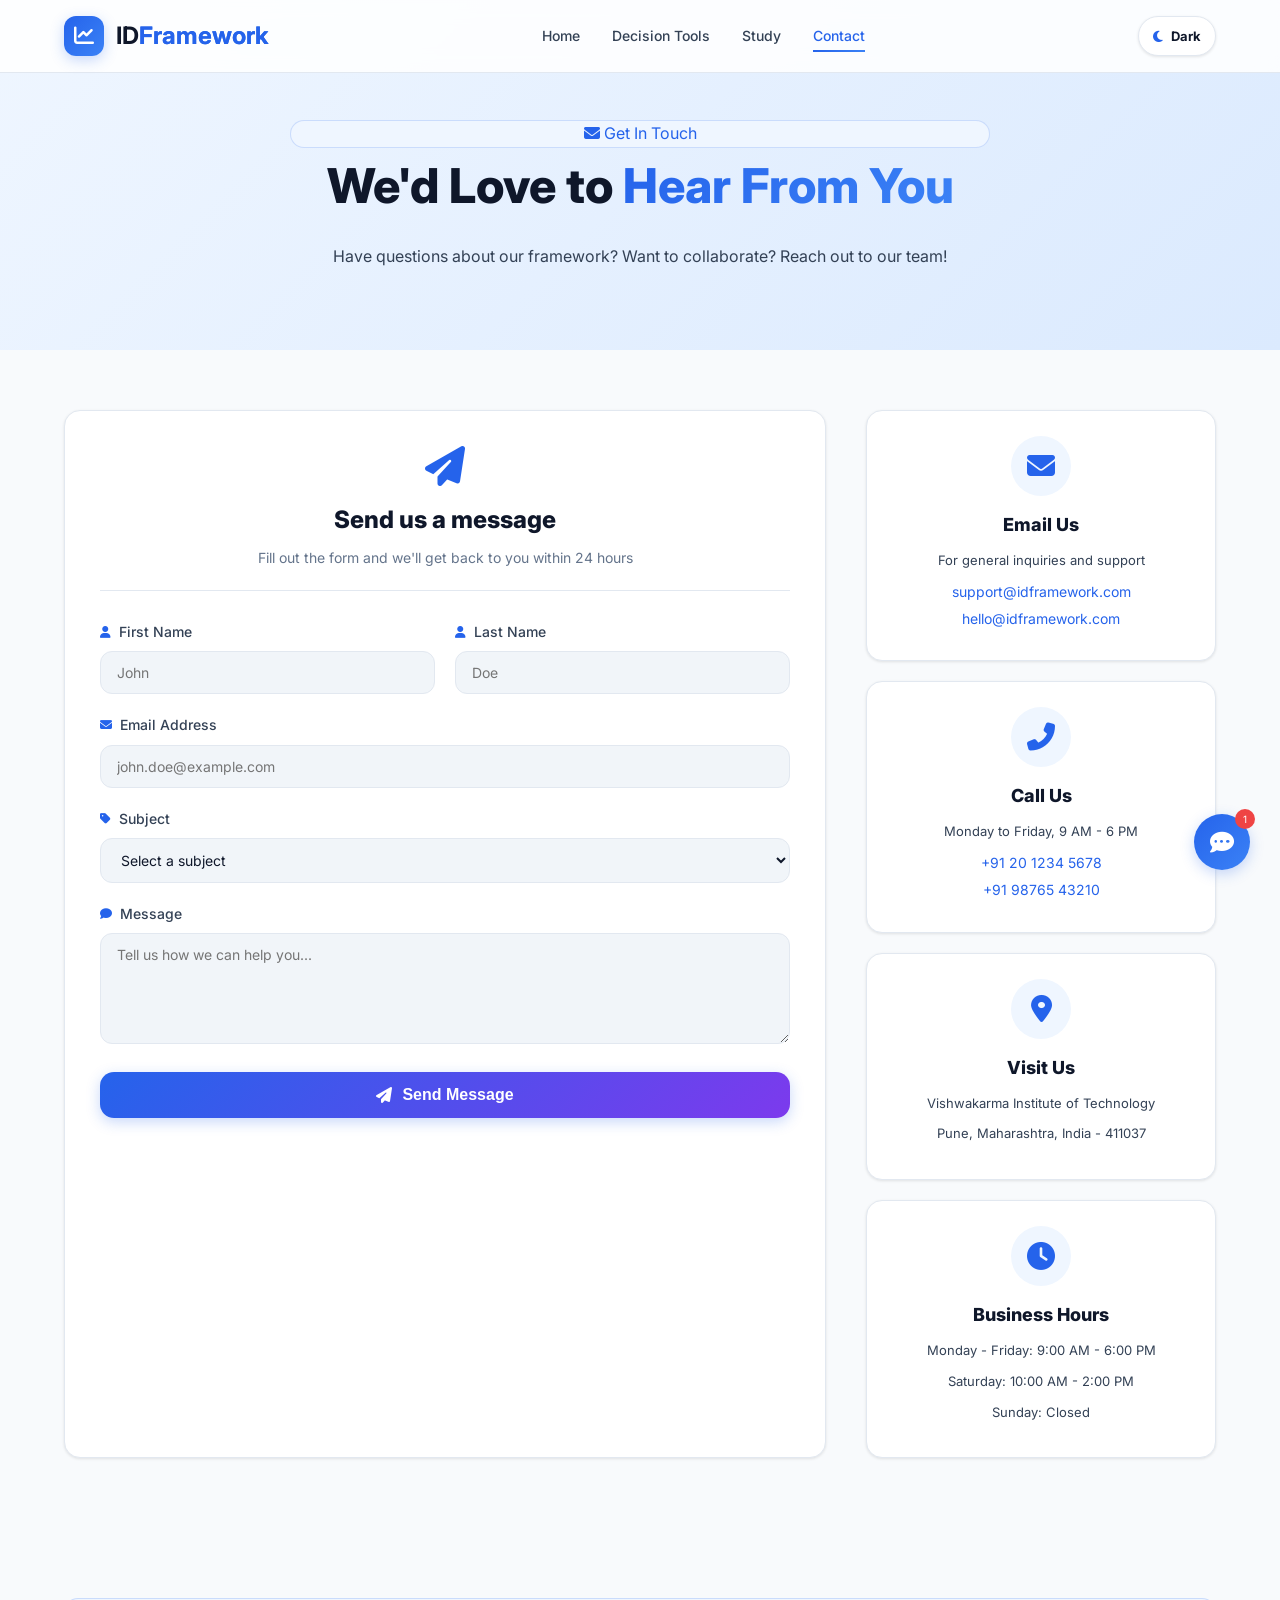
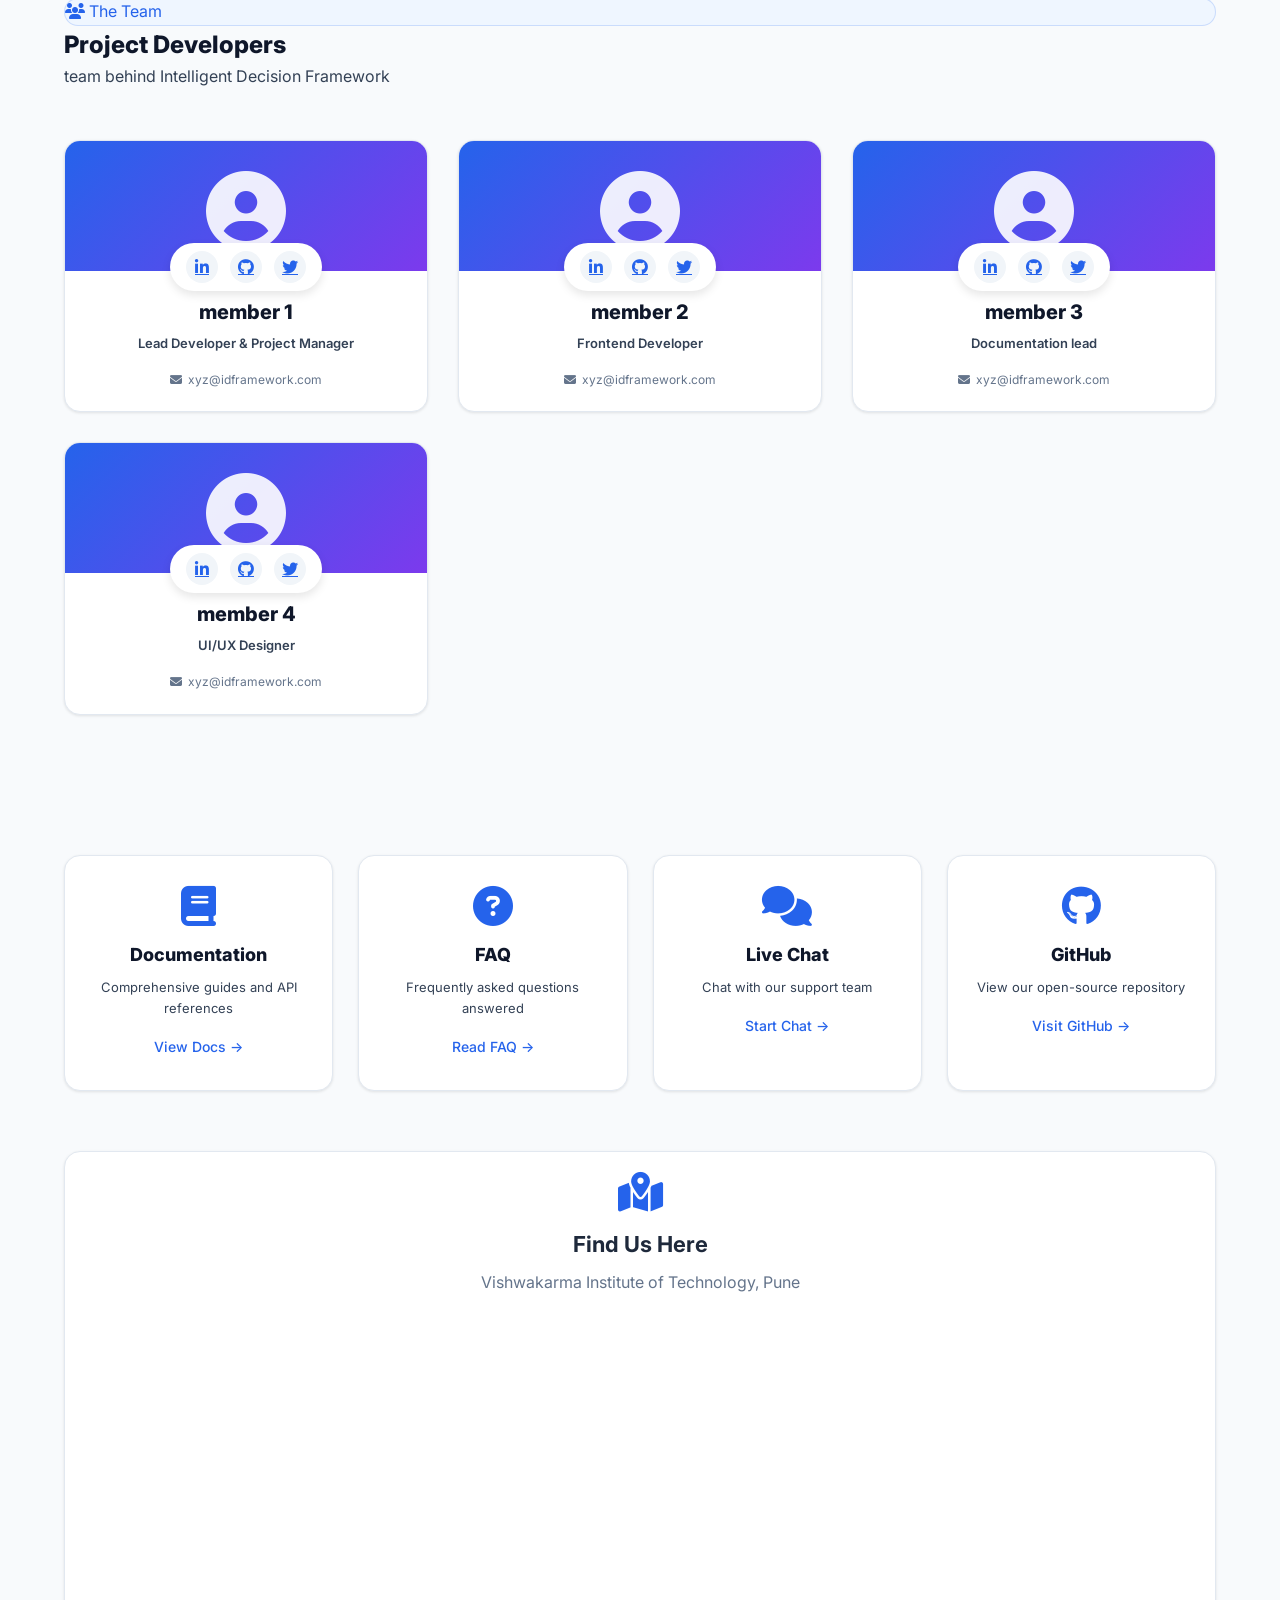
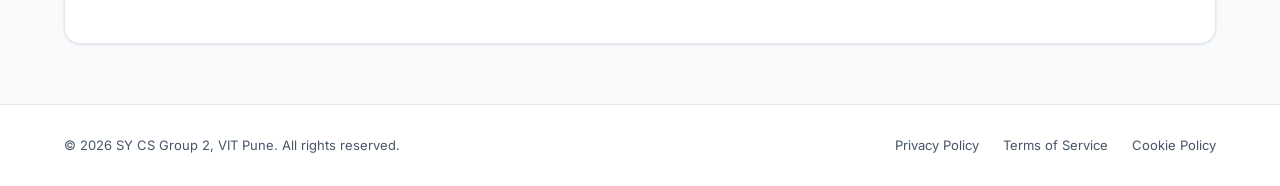
<file: testing_files/contact.html>
<!DOCTYPE html>
<html lang="en">
<head>
    <meta charset="UTF-8">
    <meta name="viewport" content="width=device-width, initial-scale=1.0">
    <meta name="description" content="Contact our team - Get in touch with the Intelligent Decision Framework developers">
    <title>Contact Us - Intelligent Decision Framework</title>
    <link rel="preconnect" href="https://fonts.googleapis.com">
    <link rel="preconnect" href="https://fonts.gstatic.com" crossorigin>
    <link href="https://fonts.googleapis.com/css2?family=Inter:opsz,wght@14..32,300;14..32,400;14..32,500;14..32,600;14..32,700;14..32,800&display=swap" rel="stylesheet">
    <link rel="stylesheet" href="https://cdnjs.cloudflare.com/ajax/libs/font-awesome/6.5.1/css/all.min.css">
    <link rel="stylesheet" href="styles.css">
</head>
<body class="contact-page">
    
    <!-- HEADER -->
    <header class="header">
        <div class="container">
            <div class="logo">
                <div class="logo-icon">
                    <i class="fas fa-chart-line"></i>
                </div>
                <h1>ID<span>Framework</span></h1>
            </div>
            <nav class="navbar">
                <ul>
                    <li><a href="index.html">Home</a></li>
                    <li><a href="decision-tools.html">Decision Tools</a></li>
                    <li><a href="study.html">Study</a></li>
                    <li><a href="contact.html" class="active">Contact</a></li>
                </ul>
            </nav>
            <div class="mobile-menu-btn">
                <i class="fas fa-bars"></i>
            </div>
        </div>
    </header>

    <!-- PAGE HEADER -->
    <section class="contact-hero">
        <div class="container">
            <div class="contact-hero-content">
                <div class="hero-badge-light">
                    <i class="fas fa-envelope"></i> Get In Touch
                </div>
                <h1>We'd Love to <span class="gradient-text-light">Hear From You</span></h1>
                <p class="hero-description-light">Have questions about our framework? Want to collaborate? Reach out to our team!</p>
            </div>
        </div>
    </section>

    <!-- CONTACT GRID - FORM + INFO -->
    <section class="contact-main">
        <div class="container">
            <div class="contact-grid">
                
                <!-- Contact Form -->
                <div class="contact-form-wrapper">
                    <div class="form-header">
                        <i class="fas fa-paper-plane"></i>
                        <h2>Send us a message</h2>
                        <p>Fill out the form and we'll get back to you within 24 hours</p>
                    </div>
                    
                    <form class="contact-form" id="contactForm" action="#" method="post">
                        <div class="form-row">
                            <div class="form-group">
                                <label for="firstName">
                                    <i class="fas fa-user"></i> First Name
                                </label>
                                <input type="text" id="firstName" name="firstName" placeholder="John" required>
                            </div>
                            <div class="form-group">
                                <label for="lastName">
                                    <i class="fas fa-user"></i> Last Name
                                </label>
                                <input type="text" id="lastName" name="lastName" placeholder="Doe" required>
                            </div>
                        </div>
                        
                        <div class="form-group">
                            <label for="email">
                                <i class="fas fa-envelope"></i> Email Address
                            </label>
                            <input type="email" id="email" name="email" placeholder="john.doe@example.com" required>
                        </div>
                        
                        <div class="form-group">
                            <label for="subject">
                                <i class="fas fa-tag"></i> Subject
                            </label>
                            <select id="subject" name="subject" required>
                                <option value="">Select a subject</option>
                                <option value="general">General Inquiry</option>
                                <option value="support">Technical Support</option>
                                <option value="collaboration">Collaboration / Partnership</option>
                                <option value="feedback">Feedback</option>
                                <option value="demo">Request a Demo</option>
                            </select>
                        </div>
                        
                        <div class="form-group">
                            <label for="message">
                                <i class="fas fa-comment"></i> Message
                            </label>
                            <textarea id="message" name="message" rows="5" placeholder="Tell us how we can help you..." required></textarea>
                        </div>
                        
                        <button type="submit" class="btn-submit">
                            <i class="fas fa-paper-plane"></i>
                            Send Message
                            <span class="btn-glow"></span>
                        </button>
                    </form>
                </div>

                <!-- Contact Info Cards -->
                <div class="contact-info-wrapper">
                    <div class="info-card">
                        <div class="info-icon">
                            <i class="fas fa-envelope"></i>
                        </div>
                        <h3>Email Us</h3>
                        <p>For general inquiries and support</p>
                        <a href="mailto:support@idframework.com">support@idframework.com</a>
                        <a href="mailto:hello@idframework.com">hello@idframework.com</a>
                    </div>

                    <div class="info-card">
                        <div class="info-icon">
                            <i class="fas fa-phone-alt"></i>
                        </div>
                        <h3>Call Us</h3>
                        <p>Monday to Friday, 9 AM - 6 PM</p>
                        <a href="tel:+912012345678">+91 20 1234 5678</a>
                        <a href="tel:+919876543210">+91 98765 43210</a>
                    </div>

                    <div class="info-card">
                        <div class="info-icon">
                            <i class="fas fa-map-marker-alt"></i>
                        </div>
                        <h3>Visit Us</h3>
                        <p>Vishwakarma Institute of Technology</p>
                        <p>Pune, Maharashtra, India - 411037</p>
                    </div>

                    <div class="info-card">
                        <div class="info-icon">
                            <i class="fas fa-clock"></i>
                        </div>
                        <h3>Business Hours</h3>
                        <p>Monday - Friday: 9:00 AM - 6:00 PM</p>
                        <p>Saturday: 10:00 AM - 2:00 PM</p>
                        <p>Sunday: Closed</p>
                    </div>
                </div>
            </div>
        </div>
    </section>

    <!-- TEAM MEMBERS SECTION -->
    <section class="team-section">
        <div class="container">
            <div class="section-heading-light">
                <div class="section-eyebrow-light">
                    <i class="fas fa-users"></i> The Team
                </div>
                <h2>Project Developers</h2>
                <p> team behind Intelligent Decision Framework</p>
            </div>

            <div class="team-grid">
                <!-- Team Member 1 -->
                <div class="team-card">
                    <div class="team-image">
                        <div class="team-avatar">
                            <i class="fas fa-user-circle"></i>
                        </div>
                        <div class="team-social">
                            <a href="#"><i class="fab fa-linkedin-in"></i></a>
                            <a href="#"><i class="fab fa-github"></i></a>
                            <a href="#"><i class="fab fa-twitter"></i></a>
                        </div>
                    </div>
                    <div class="team-info">
                        <h3>member 1</h3>
                        <p class="team-role">Lead Developer & Project Manager</p>
                        <div class="team-contact">
                            <a href="mailto:xyz@idframework.com"><i class="fas fa-envelope"></i> xyz@idframework.com</a>
                        </div>
                    </div>
                </div>

                <!-- Team Member 2 -->
                <div class="team-card">
                    <div class="team-image">
                        <div class="team-avatar">
                            <i class="fas fa-user-circle"></i>
                        </div>
                        <div class="team-social">
                            <a href="#"><i class="fab fa-linkedin-in"></i></a>
                            <a href="#"><i class="fab fa-github"></i></a>
                            <a href="#"><i class="fab fa-twitter"></i></a>
                        </div>
                    </div>
                    <div class="team-info">
                        <h3>member 2</h3>
                        <p class="team-role">Frontend Developer</p>
                        <div class="team-contact">
                            <a href="mailto:xyz@idframework.com"><i class="fas fa-envelope"></i>xyz@idframework.com</a>
                        </div>
                    </div>
                </div>

                <!-- Team Member 3 -->
                <div class="team-card">
                    <div class="team-image">
                        <div class="team-avatar">
                            <i class="fas fa-user-circle"></i>
                        </div>
                        <div class="team-social">
                            <a href="#"><i class="fab fa-linkedin-in"></i></a>
                            <a href="#"><i class="fab fa-github"></i></a>
                            <a href="#"><i class="fab fa-twitter"></i></a>
                        </div>
                    </div>
                    <div class="team-info">
                        <h3>member 3</h3>
                        <p class="team-role">Documentation lead</p>
                        <div class="team-contact">
                            <a href="mailto:xyz@idframework.com"><i class="fas fa-envelope"></i>xyz@idframework.com</a>
                        </div>
                    </div>
                </div>

                <!-- Team Member 4 -->
                <div class="team-card">
                    <div class="team-image">
                        <div class="team-avatar">
                            <i class="fas fa-user-circle"></i>
                        </div>
                        <div class="team-social">
                            <a href="#"><i class="fab fa-linkedin-in"></i></a>
                            <a href="#"><i class="fab fa-github"></i></a>
                            <a href="#"><i class="fab fa-twitter"></i></a>
                        </div>
                    </div>
                    <div class="team-info">
                        <h3>member 4</h3>
                        <p class="team-role">UI/UX Designer</p>
                        <div class="team-contact">
                            <a href="mailto:xyz@idframework.com"><i class="fas fa-envelope"></i> xyz@idframework.com</a>
                        </div>
                    </div>
                </div>
            </div>
        </div>
    </section>

    <!-- SUPPORT & RESOURCES SECTION -->
    <section class="support-section">
        <div class="container">
            <div class="support-grid">
                <div class="support-card">
                    <i class="fas fa-book"></i>
                    <h3>Documentation</h3>
                    <p>Comprehensive guides and API references</p>
                    <a href="#">View Docs →</a>
                </div>
                <div class="support-card">
                    <i class="fas fa-question-circle"></i>
                    <h3>FAQ</h3>
                    <p>Frequently asked questions answered</p>
                    <a href="#">Read FAQ →</a>
                </div>
                <div class="support-card">
                    <i class="fas fa-comments"></i>
                    <h3>Live Chat</h3>
                    <p>Chat with our support team</p>
                    <a href="#">Start Chat →</a>
                </div>
                <div class="support-card">
                    <i class="fab fa-github"></i>
                    <h3>GitHub</h3>
                    <p>View our open-source repository</p>
                    <a href="#">Visit GitHub →</a>
                </div>
            </div>
        </div>
    </section>

    <!-- MAP SECTION -->
    <section class="map-section">
        <div class="container">
            <div class="map-card">
                <div class="map-content">
                    <i class="fas fa-map-marked-alt"></i>
                    <h3>Find Us Here</h3>
                    <p>Vishwakarma Institute of Technology, Pune</p>
                    <div class="map-placeholder">
                        <iframe 
                            src="https://www.google.com/maps/embed?pb=!1m18!1m12!1m3!1d3783.203271799785!2d73.857564!3d18.520681!2m3!1f0!2f0!3f0!3m2!1i1024!2i768!4f13.1!3m3!1m2!1s0x3bc2c070e8a7b7b7%3A0x7e8e8e8e8e8e8e8e!2sVishwakarma%20Institute%20of%20Technology!5e0!3m2!1sen!2sin!4v1699999999999!5m2!1sen!2sin" 
                            width="100%" 
                            height="300" 
                            style="border:0; border-radius: 16px;" 
                            allowfullscreen="" 
                            loading="lazy">
                        </iframe>
                    </div>
                </div>
            </div>
        </div>
    </section>

    <!-- FOOTER -->
    <footer class="footer-light">
        <div class="container">
            <div class="footer-bottom-light">
                <p>© 2026 SY CS Group 2, VIT Pune. All rights reserved.</p>
                <div class="footer-links-light">
                    <a href="#">Privacy Policy</a>
                    <a href="#">Terms of Service</a>
                    <a href="#">Cookie Policy</a>
                </div>
            </div>
        </div>
    </footer>

    <!-- Chat Assistant -->
    <div class="chat-assistant">
        <div class="chat-toggle">
            <i class="fas fa-comment-dots"></i>
            <span class="notification-badge">1</span>
        </div>
        <div class="chat-container">
            <div class="chat-header">
                <i class="fas fa-robot"></i>
                <h4>ID Assistant</h4>
                <i class="fas fa-times chat-close"></i>
            </div>
            <div class="chat-messages">
                <div class="message bot">
                    <div class="message-content">
                        Welcome! 👋 Need help? You can reach our team at support@idframework.com or call us at +91 20 1234 5678!
                    </div>
                </div>
            </div>
            <div class="chat-input">
                <input type="text" placeholder="Ask me anything...">
                <button><i class="fas fa-paper-plane"></i></button>
            </div>
        </div>
    </div>

    <script src="script.js"></script>
    <script>
        // Form submission handler
        document.getElementById('contactForm')?.addEventListener('submit', function(e) {
            e.preventDefault();
            alert('Thank you for your message! Our team will get back to you within 24 hours.');
            this.reset();
        });
    </script>
</body>
</html>
</file>
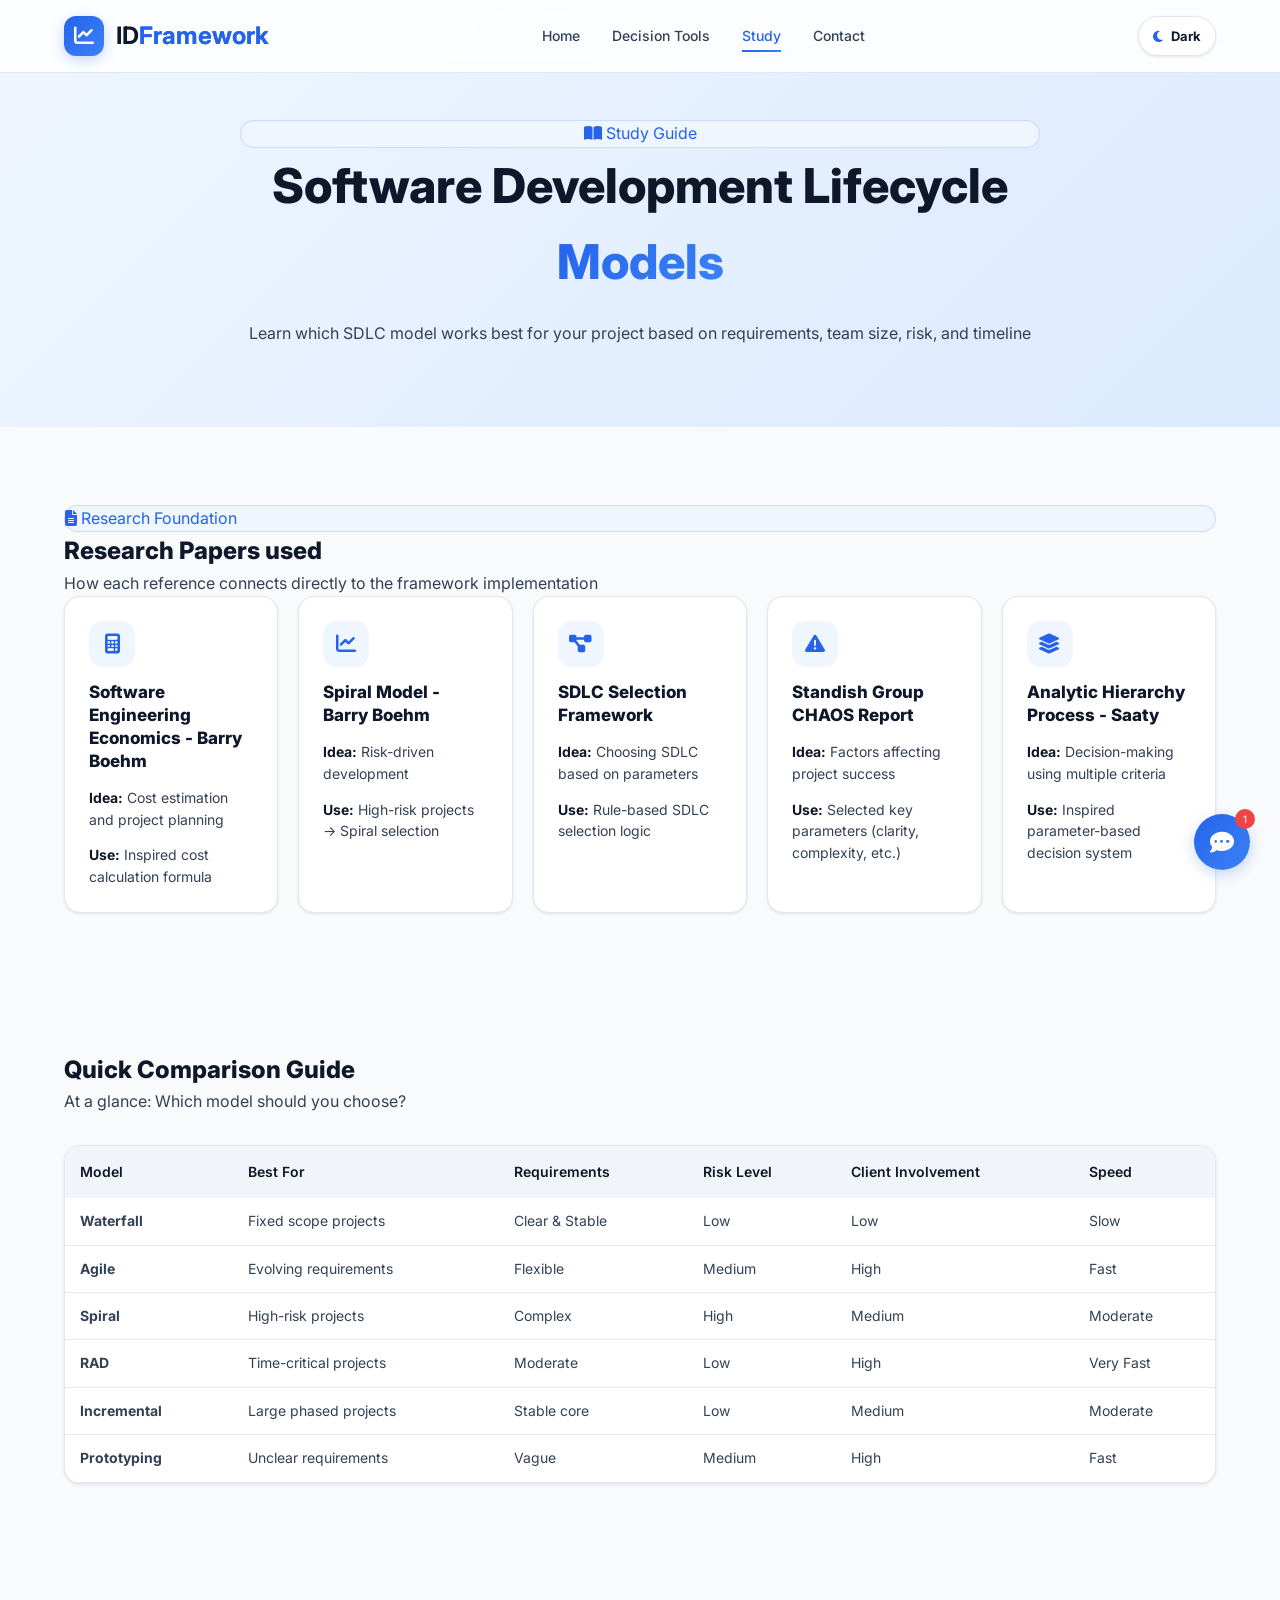
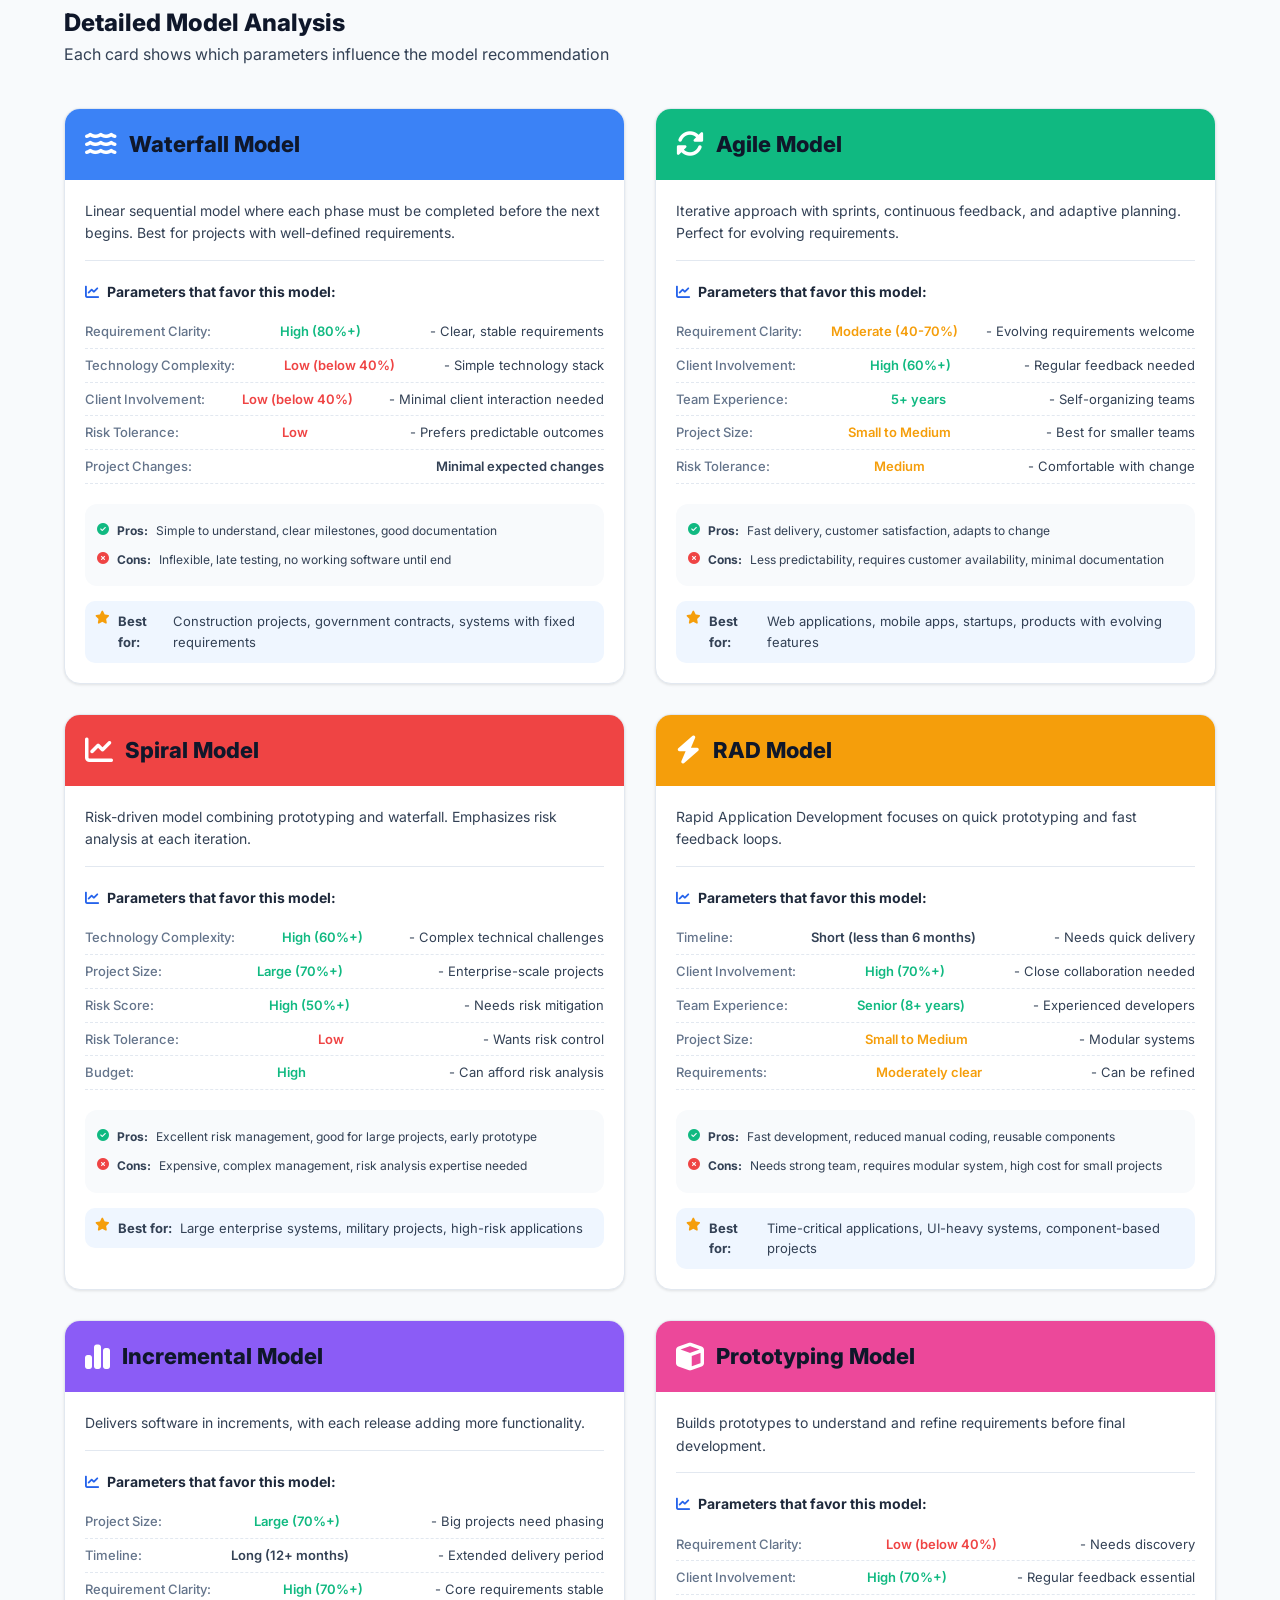
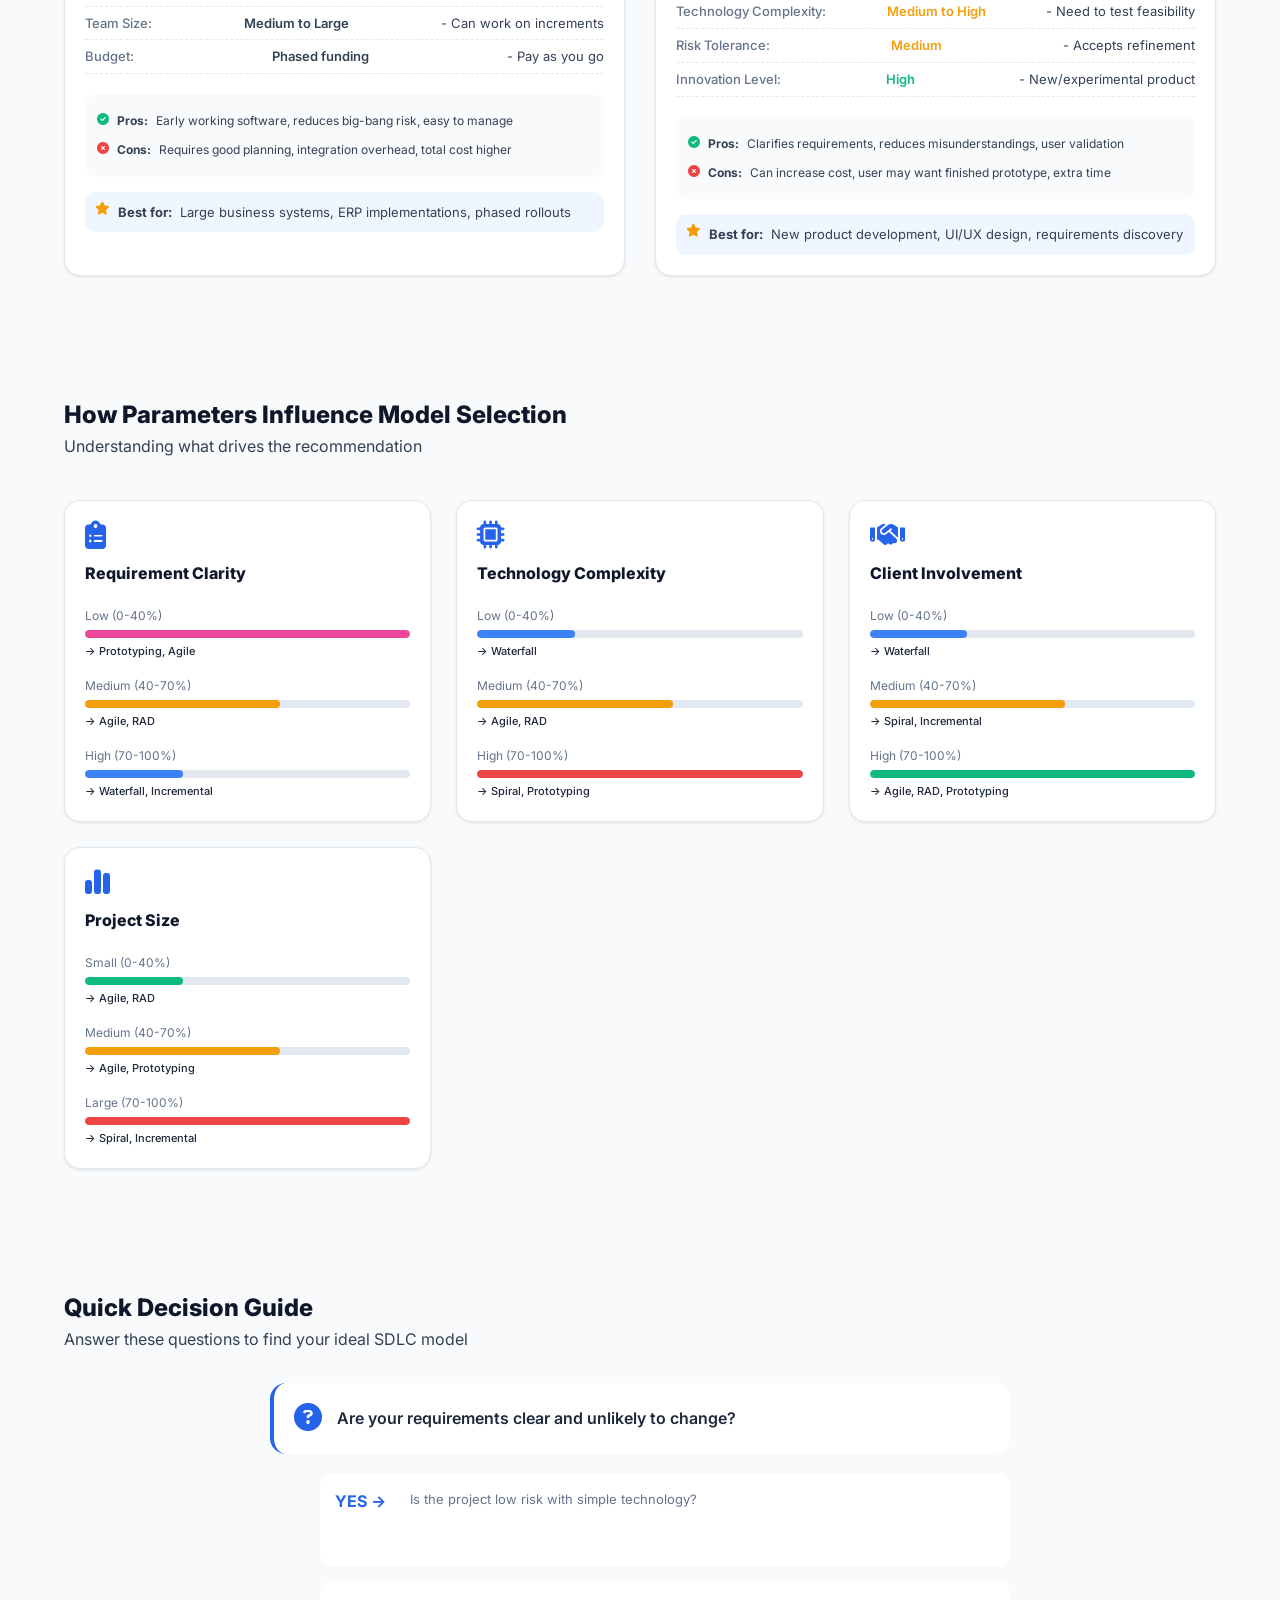
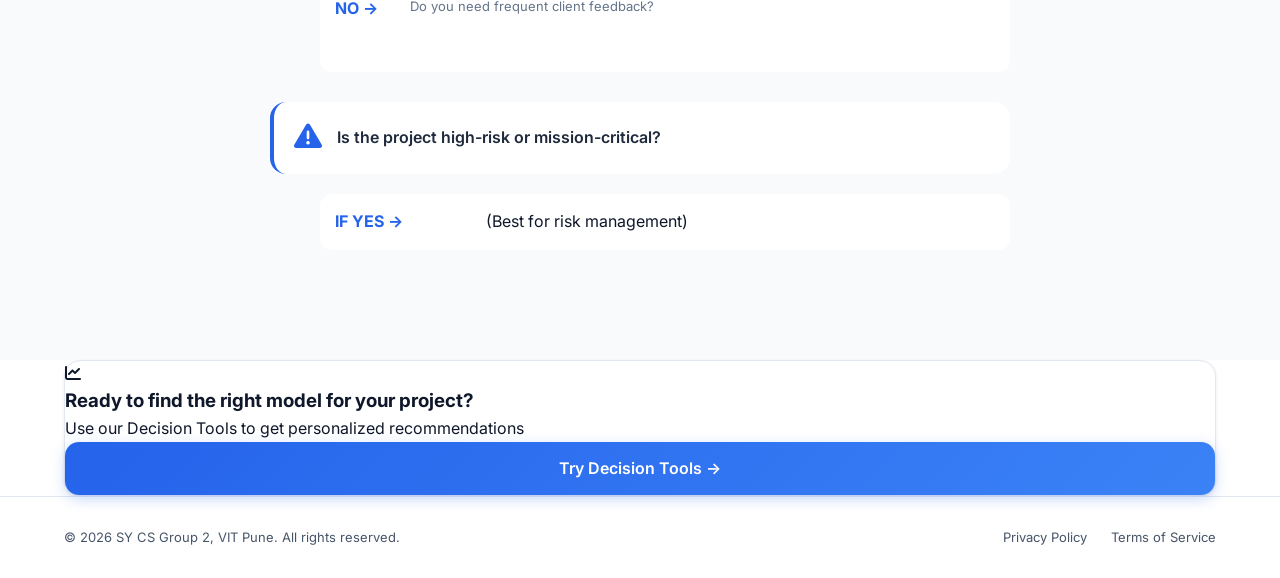
<file: testing_files/study.html>
<!DOCTYPE html>
<html lang="en">
<head>
    <meta charset="UTF-8">
    <meta name="viewport" content="width=device-width, initial-scale=1.0">
    <meta name="description" content="Study SDLC models - Understand which model works best for your project parameters">
    <title>Study - SDLC Models | Intelligent Decision Framework</title>
    <link rel="preconnect" href="https://fonts.googleapis.com">
    <link rel="preconnect" href="https://fonts.gstatic.com" crossorigin>
    <link href="https://fonts.googleapis.com/css2?family=Inter:opsz,wght@14..32,300;14..32,400;14..32,500;14..32,600;14..32,700;14..32,800&display=swap" rel="stylesheet">
    <link rel="stylesheet" href="https://cdnjs.cloudflare.com/ajax/libs/font-awesome/6.5.1/css/all.min.css">
    <link rel="stylesheet" href="styles.css">
</head>
<body class="study-page">
    
    <!-- HEADER -->
    <header class="header">
        <div class="container">
            <div class="logo">
                <div class="logo-icon">
                    <i class="fas fa-chart-line"></i>
                </div>
                <h1>ID<span>Framework</span></h1>
            </div>
            <nav class="navbar">
                <ul>
                    <li><a href="index.html">Home</a></li>
                    <li><a href="decision-tools.html">Decision Tools</a></li>
                    <li><a href="study.html" class="active">Study</a></li>
                    <li><a href="contact.html">Contact</a></li>
                </ul>
            </nav>
            <div class="mobile-menu-btn">
                <i class="fas fa-bars"></i>
            </div>
        </div>
    </header>

    <!-- PAGE HEADER -->
    <section class="study-hero">
        <div class="container">
            <div class="study-hero-content">
                <div class="hero-badge-light">
                    <i class="fas fa-book-open"></i> Study Guide
                </div>
                <h1>Software Development Lifecycle <span class="gradient-text-light">Models</span></h1>
                <p class="hero-description-light">Learn which SDLC model works best for your project based on requirements, team size, risk, and timeline</p>
            </div>
        </div>
    </section>

    <!-- RESEARCH PAPERS & IMPLEMENTATION -->
    <section class="research-implementation-section">
        <div class="container">
            <div class="section-heading-light">
                <div class="section-eyebrow-light">
                    <i class="fas fa-file-lines"></i> Research Foundation
                </div>
                <h2>Research Papers used</h2>
                <p>How each reference connects directly to the framework implementation</p>
            </div>

            <div class="research-card-grid">
                <article class="research-card">
                    <div class="research-card__icon"><i class="fas fa-calculator"></i></div>
                    <h3>Software Engineering Economics - Barry Boehm</h3>
                    <p><strong>Idea:</strong> Cost estimation and project planning</p>
                    <p><strong>Use:</strong> Inspired cost calculation formula</p>
                </article>

                <article class="research-card">
                    <div class="research-card__icon"><i class="fas fa-chart-line"></i></div>
                    <h3>Spiral Model - Barry Boehm</h3>
                    <p><strong>Idea:</strong> Risk-driven development</p>
                    <p><strong>Use:</strong> High-risk projects &rarr; Spiral selection</p>
                </article>

                <article class="research-card">
                    <div class="research-card__icon"><i class="fas fa-diagram-project"></i></div>
                    <h3>SDLC Selection Framework</h3>
                    <p><strong>Idea:</strong> Choosing SDLC based on parameters</p>
                    <p><strong>Use:</strong> Rule-based SDLC selection logic</p>
                </article>

                <article class="research-card">
                    <div class="research-card__icon"><i class="fas fa-triangle-exclamation"></i></div>
                    <h3>Standish Group CHAOS Report</h3>
                    <p><strong>Idea:</strong> Factors affecting project success</p>
                    <p><strong>Use:</strong> Selected key parameters (clarity, complexity, etc.)</p>
                </article>

                <article class="research-card">
                    <div class="research-card__icon"><i class="fas fa-layer-group"></i></div>
                    <h3>Analytic Hierarchy Process - Saaty</h3>
                    <p><strong>Idea:</strong> Decision-making using multiple criteria</p>
                    <p><strong>Use:</strong> Inspired parameter-based decision system</p>
                </article>
            </div>
        </div>
    </section>

    <!-- QUICK COMPARISON TABLE -->
    <section class="comparison-section">
        <div class="container">
            <div class="section-heading-light">
                <h2>Quick Comparison Guide</h2>
                <p>At a glance: Which model should you choose?</p>
            </div>
            
            <div class="comparison-table-wrapper">
                <table class="comparison-table">
                    <thead>
                        <tr>
                            <th>Model</th>
                            <th>Best For</th>
                            <th>Requirements</th>
                            <th>Risk Level</th>
                            <th>Client Involvement</th>
                            <th>Speed</th>
                        </tr>
                    </thead>
                    <tbody>
                        <tr><td><strong>Waterfall</strong></td><td>Fixed scope projects</td><td>Clear & Stable</td><td>Low</td><td>Low</td><td>Slow</td></tr>
                        <tr><td><strong>Agile</strong></td><td>Evolving requirements</td><td>Flexible</td><td>Medium</td><td>High</td><td>Fast</td></tr>
                        <tr><td><strong>Spiral</strong></td><td>High-risk projects</td><td>Complex</td><td>High</td><td>Medium</td><td>Moderate</td></tr>
                        <tr><td><strong>RAD</strong></td><td>Time-critical projects</td><td>Moderate</td><td>Low</td><td>High</td><td>Very Fast</td></tr>
                        <tr><td><strong>Incremental</strong></td><td>Large phased projects</td><td>Stable core</td><td>Low</td><td>Medium</td><td>Moderate</td></tr>
                        <tr><td><strong>Prototyping</strong></td><td>Unclear requirements</td><td>Vague</td><td>Medium</td><td>High</td><td>Fast</td></tr>
                    </tbody>
                </table>
            </div>
        </div>
    </section>

    <!-- DETAILED SDLC CARDS -->
    <section class="sdlc-cards-section">
        <div class="container">
            <div class="section-heading-light">
                <h2>Detailed Model Analysis</h2>
                <p>Each card shows which parameters influence the model recommendation</p>
            </div>

            <div class="sdlc-cards-grid">
                
                <!-- Waterfall Card -->
                <div class="sdlc-card">
                    <div class="card-header-badge" style="background: #3b82f6;">
                        <i class="fas fa-water"></i>
                        <h3>Waterfall Model</h3>
                    </div>
                    <div class="card-body">
                        <p class="model-description">Linear sequential model where each phase must be completed before the next begins. Best for projects with well-defined requirements.</p>
                        
                        <div class="parameter-section">
                            <h4><i class="fas fa-chart-line"></i> Parameters that favor this model:</h4>
                            <ul class="parameter-list">
                                <li><span class="param-name">Requirement Clarity:</span> <span class="param-value high">High (80%+)</span> - Clear, stable requirements</li>
                                <li><span class="param-name">Technology Complexity:</span> <span class="param-value low">Low (below 40%)</span> - Simple technology stack</li>
                                <li><span class="param-name">Client Involvement:</span> <span class="param-value low">Low (below 40%)</span> - Minimal client interaction needed</li>
                                <li><span class="param-name">Risk Tolerance:</span> <span class="param-value low">Low</span> - Prefers predictable outcomes</li>
                                <li><span class="param-name">Project Changes:</span> <span class="param-value">Minimal expected changes</span></li>
                            </ul>
                        </div>
                        
                        <div class="pros-cons">
                            <div class="pros">
                                <i class="fas fa-check-circle"></i>
                                <strong>Pros:</strong> Simple to understand, clear milestones, good documentation
                            </div>
                            <div class="cons">
                                <i class="fas fa-times-circle"></i>
                                <strong>Cons:</strong> Inflexible, late testing, no working software until end
                            </div>
                        </div>
                        
                        <div class="best-for">
                            <i class="fas fa-star"></i>
                            <strong>Best for:</strong> Construction projects, government contracts, systems with fixed requirements
                        </div>
                    </div>
                </div>

                <!-- Agile Card -->
                <div class="sdlc-card">
                    <div class="card-header-badge" style="background: #10b981;">
                        <i class="fas fa-sync-alt"></i>
                        <h3>Agile Model</h3>
                    </div>
                    <div class="card-body">
                        <p class="model-description">Iterative approach with sprints, continuous feedback, and adaptive planning. Perfect for evolving requirements.</p>
                        
                        <div class="parameter-section">
                            <h4><i class="fas fa-chart-line"></i> Parameters that favor this model:</h4>
                            <ul class="parameter-list">
                                <li><span class="param-name">Requirement Clarity:</span> <span class="param-value medium">Moderate (40-70%)</span> - Evolving requirements welcome</li>
                                <li><span class="param-name">Client Involvement:</span> <span class="param-value high">High (60%+)</span> - Regular feedback needed</li>
                                <li><span class="param-name">Team Experience:</span> <span class="param-value high">5+ years</span> - Self-organizing teams</li>
                                <li><span class="param-name">Project Size:</span> <span class="param-value medium">Small to Medium</span> - Best for smaller teams</li>
                                <li><span class="param-name">Risk Tolerance:</span> <span class="param-value medium">Medium</span> - Comfortable with change</li>
                            </ul>
                        </div>
                        
                        <div class="pros-cons">
                            <div class="pros">
                                <i class="fas fa-check-circle"></i>
                                <strong>Pros:</strong> Fast delivery, customer satisfaction, adapts to change
                            </div>
                            <div class="cons">
                                <i class="fas fa-times-circle"></i>
                                <strong>Cons:</strong> Less predictability, requires customer availability, minimal documentation
                            </div>
                        </div>
                        
                        <div class="best-for">
                            <i class="fas fa-star"></i>
                            <strong>Best for:</strong> Web applications, mobile apps, startups, products with evolving features
                        </div>
                    </div>
                </div>

                <!-- Spiral Card -->
                <div class="sdlc-card">
                    <div class="card-header-badge" style="background: #ef4444;">
                        <i class="fas fa-chart-line"></i>
                        <h3>Spiral Model</h3>
                    </div>
                    <div class="card-body">
                        <p class="model-description">Risk-driven model combining prototyping and waterfall. Emphasizes risk analysis at each iteration.</p>
                        
                        <div class="parameter-section">
                            <h4><i class="fas fa-chart-line"></i> Parameters that favor this model:</h4>
                            <ul class="parameter-list">
                                <li><span class="param-name">Technology Complexity:</span> <span class="param-value high">High (60%+)</span> - Complex technical challenges</li>
                                <li><span class="param-name">Project Size:</span> <span class="param-value high">Large (70%+)</span> - Enterprise-scale projects</li>
                                <li><span class="param-name">Risk Score:</span> <span class="param-value high">High (50%+)</span> - Needs risk mitigation</li>
                                <li><span class="param-name">Risk Tolerance:</span> <span class="param-value low">Low</span> - Wants risk control</li>
                                <li><span class="param-name">Budget:</span> <span class="param-value high">High</span> - Can afford risk analysis</li>
                            </ul>
                        </div>
                        
                        <div class="pros-cons">
                            <div class="pros">
                                <i class="fas fa-check-circle"></i>
                                <strong>Pros:</strong> Excellent risk management, good for large projects, early prototype
                            </div>
                            <div class="cons">
                                <i class="fas fa-times-circle"></i>
                                <strong>Cons:</strong> Expensive, complex management, risk analysis expertise needed
                            </div>
                        </div>
                        
                        <div class="best-for">
                            <i class="fas fa-star"></i>
                            <strong>Best for:</strong> Large enterprise systems, military projects, high-risk applications
                        </div>
                    </div>
                </div>

                <!-- RAD Card -->
                <div class="sdlc-card">
                    <div class="card-header-badge" style="background: #f59e0b;">
                        <i class="fas fa-bolt"></i>
                        <h3>RAD Model</h3>
                    </div>
                    <div class="card-body">
                        <p class="model-description">Rapid Application Development focuses on quick prototyping and fast feedback loops.</p>
                        
                        <div class="parameter-section">
                            <h4><i class="fas fa-chart-line"></i> Parameters that favor this model:</h4>
                            <ul class="parameter-list">
                                <li><span class="param-name">Timeline:</span> <span class="param-value">Short (less than 6 months)</span> - Needs quick delivery</li>
                                <li><span class="param-name">Client Involvement:</span> <span class="param-value high">High (70%+)</span> - Close collaboration needed</li>
                                <li><span class="param-name">Team Experience:</span> <span class="param-value high">Senior (8+ years)</span> - Experienced developers</li>
                                <li><span class="param-name">Project Size:</span> <span class="param-value medium">Small to Medium</span> - Modular systems</li>
                                <li><span class="param-name">Requirements:</span> <span class="param-value medium">Moderately clear</span> - Can be refined</li>
                            </ul>
                        </div>
                        
                        <div class="pros-cons">
                            <div class="pros">
                                <i class="fas fa-check-circle"></i>
                                <strong>Pros:</strong> Fast development, reduced manual coding, reusable components
                            </div>
                            <div class="cons">
                                <i class="fas fa-times-circle"></i>
                                <strong>Cons:</strong> Needs strong team, requires modular system, high cost for small projects
                            </div>
                        </div>
                        
                        <div class="best-for">
                            <i class="fas fa-star"></i>
                            <strong>Best for:</strong> Time-critical applications, UI-heavy systems, component-based projects
                        </div>
                    </div>
                </div>

                <!-- Incremental Card -->
                <div class="sdlc-card">
                    <div class="card-header-badge" style="background: #8b5cf6;">
                        <i class="fas fa-chart-simple"></i>
                        <h3>Incremental Model</h3>
                    </div>
                    <div class="card-body">
                        <p class="model-description">Delivers software in increments, with each release adding more functionality.</p>
                        
                        <div class="parameter-section">
                            <h4><i class="fas fa-chart-line"></i> Parameters that favor this model:</h4>
                            <ul class="parameter-list">
                                <li><span class="param-name">Project Size:</span> <span class="param-value high">Large (70%+)</span> - Big projects need phasing</li>
                                <li><span class="param-name">Timeline:</span> <span class="param-value">Long (12+ months)</span> - Extended delivery period</li>
                                <li><span class="param-name">Requirement Clarity:</span> <span class="param-value high">High (70%+)</span> - Core requirements stable</li>
                                <li><span class="param-name">Team Size:</span> <span class="param-value">Medium to Large</span> - Can work on increments</li>
                                <li><span class="param-name">Budget:</span> <span class="param-value">Phased funding</span> - Pay as you go</li>
                            </ul>
                        </div>
                        
                        <div class="pros-cons">
                            <div class="pros">
                                <i class="fas fa-check-circle"></i>
                                <strong>Pros:</strong> Early working software, reduces big-bang risk, easy to manage
                            </div>
                            <div class="cons">
                                <i class="fas fa-times-circle"></i>
                                <strong>Cons:</strong> Requires good planning, integration overhead, total cost higher
                            </div>
                        </div>
                        
                        <div class="best-for">
                            <i class="fas fa-star"></i>
                            <strong>Best for:</strong> Large business systems, ERP implementations, phased rollouts
                        </div>
                    </div>
                </div>

                <!-- Prototyping Card -->
                <div class="sdlc-card">
                    <div class="card-header-badge" style="background: #ec489a;">
                        <i class="fas fa-cube"></i>
                        <h3>Prototyping Model</h3>
                    </div>
                    <div class="card-body">
                        <p class="model-description">Builds prototypes to understand and refine requirements before final development.</p>
                        
                        <div class="parameter-section">
                            <h4><i class="fas fa-chart-line"></i> Parameters that favor this model:</h4>
                            <ul class="parameter-list">
                                <li><span class="param-name">Requirement Clarity:</span> <span class="param-value low">Low (below 40%)</span> - Needs discovery</li>
                                <li><span class="param-name">Client Involvement:</span> <span class="param-value high">High (70%+)</span> - Regular feedback essential</li>
                                <li><span class="param-name">Technology Complexity:</span> <span class="param-value medium">Medium to High</span> - Need to test feasibility</li>
                                <li><span class="param-name">Risk Tolerance:</span> <span class="param-value medium">Medium</span> - Accepts refinement</li>
                                <li><span class="param-name">Innovation Level:</span> <span class="param-value high">High</span> - New/experimental product</li>
                            </ul>
                        </div>
                        
                        <div class="pros-cons">
                            <div class="pros">
                                <i class="fas fa-check-circle"></i>
                                <strong>Pros:</strong> Clarifies requirements, reduces misunderstandings, user validation
                            </div>
                            <div class="cons">
                                <i class="fas fa-times-circle"></i>
                                <strong>Cons:</strong> Can increase cost, user may want finished prototype, extra time
                            </div>
                        </div>
                        
                        <div class="best-for">
                            <i class="fas fa-star"></i>
                            <strong>Best for:</strong> New product development, UI/UX design, requirements discovery
                        </div>
                    </div>
                </div>
            </div>
        </div>
    </section>

    <!-- PARAMETER INFLUENCE GUIDE -->
    <section class="influence-guide">
        <div class="container">
            <div class="section-heading-light">
                <h2>How Parameters Influence Model Selection</h2>
                <p>Understanding what drives the recommendation</p>
            </div>

            <div class="influence-grid">
                <div class="influence-card">
                    <i class="fas fa-clipboard-list"></i>
                    <h4>Requirement Clarity</h4>
                    <div class="influence-bars">
                        <div class="influence-item">
                            <span>Low (0-40%)</span>
                            <div class="bar"><div class="fill" style="width: 100%; background: #ec489a;"></div></div>
                            <span>→ Prototyping, Agile</span>
                        </div>
                        <div class="influence-item">
                            <span>Medium (40-70%)</span>
                            <div class="bar"><div class="fill" style="width: 60%; background: #f59e0b;"></div></div>
                            <span>→ Agile, RAD</span>
                        </div>
                        <div class="influence-item">
                            <span>High (70-100%)</span>
                            <div class="bar"><div class="fill" style="width: 30%; background: #3b82f6;"></div></div>
                            <span>→ Waterfall, Incremental</span>
                        </div>
                    </div>
                </div>

                <div class="influence-card">
                    <i class="fas fa-microchip"></i>
                    <h4>Technology Complexity</h4>
                    <div class="influence-bars">
                        <div class="influence-item">
                            <span>Low (0-40%)</span>
                            <div class="bar"><div class="fill" style="width: 30%; background: #3b82f6;"></div></div>
                            <span>→ Waterfall</span>
                        </div>
                        <div class="influence-item">
                            <span>Medium (40-70%)</span>
                            <div class="bar"><div class="fill" style="width: 60%; background: #f59e0b;"></div></div>
                            <span>→ Agile, RAD</span>
                        </div>
                        <div class="influence-item">
                            <span>High (70-100%)</span>
                            <div class="bar"><div class="fill" style="width: 100%; background: #ef4444;"></div></div>
                            <span>→ Spiral, Prototyping</span>
                        </div>
                    </div>
                </div>

                <div class="influence-card">
                    <i class="fas fa-handshake"></i>
                    <h4>Client Involvement</h4>
                    <div class="influence-bars">
                        <div class="influence-item">
                            <span>Low (0-40%)</span>
                            <div class="bar"><div class="fill" style="width: 30%; background: #3b82f6;"></div></div>
                            <span>→ Waterfall</span>
                        </div>
                        <div class="influence-item">
                            <span>Medium (40-70%)</span>
                            <div class="bar"><div class="fill" style="width: 60%; background: #f59e0b;"></div></div>
                            <span>→ Spiral, Incremental</span>
                        </div>
                        <div class="influence-item">
                            <span>High (70-100%)</span>
                            <div class="bar"><div class="fill" style="width: 100%; background: #10b981;"></div></div>
                            <span>→ Agile, RAD, Prototyping</span>
                        </div>
                    </div>
                </div>

                <div class="influence-card">
                    <i class="fas fa-chart-simple"></i>
                    <h4>Project Size</h4>
                    <div class="influence-bars">
                        <div class="influence-item">
                            <span>Small (0-40%)</span>
                            <div class="bar"><div class="fill" style="width: 30%; background: #10b981;"></div></div>
                            <span>→ Agile, RAD</span>
                        </div>
                        <div class="influence-item">
                            <span>Medium (40-70%)</span>
                            <div class="bar"><div class="fill" style="width: 60%; background: #f59e0b;"></div></div>
                            <span>→ Agile, Prototyping</span>
                        </div>
                        <div class="influence-item">
                            <span>Large (70-100%)</span>
                            <div class="bar"><div class="fill" style="width: 100%; background: #ef4444;"></div></div>
                            <span>→ Spiral, Incremental</span>
                        </div>
                    </div>
                </div>
            </div>
        </div>
    </section>

    <!-- WHEN TO USE EACH MODEL - DECISION TREE -->
    <section class="decision-tree-section">
        <div class="container">
            <div class="section-heading-light">
                <h2>Quick Decision Guide</h2>
                <p>Answer these questions to find your ideal SDLC model</p>
            </div>

            <div class="decision-tree">
                <div class="tree-question">
                    <div class="question-icon"><i class="fas fa-question-circle"></i></div>
                    <div class="question-text">Are your requirements clear and unlikely to change?</div>
                </div>
                <div class="tree-branches">
                    <div class="branch">
                        <div class="branch-label">YES →</div>
                        <div class="branch-content">
                            <div class="sub-question">Is the project low risk with simple technology?</div>
                            <div class="sub-branches">
                                <span class="model-result waterfall">Waterfall</span>
                                <span class="model-result incremental">Incremental</span>
                            </div>
                        </div>
                    </div>
                    <div class="branch">
                        <div class="branch-label">NO →</div>
                        <div class="branch-content">
                            <div class="sub-question">Do you need frequent client feedback?</div>
                            <div class="sub-branches">
                                <span class="model-result agile">Agile</span>
                                <span class="model-result rad">RAD</span>
                                <span class="model-result prototyping">Prototyping</span>
                            </div>
                        </div>
                    </div>
                </div>

                <div class="tree-question tree-question-2">
                    <div class="question-icon"><i class="fas fa-exclamation-triangle"></i></div>
                    <div class="question-text">Is the project high-risk or mission-critical?</div>
                </div>
                <div class="tree-branches">
                    <div class="branch single">
                        <div class="branch-label">IF YES →</div>
                        <div class="branch-content">
                            <span class="model-result spiral">Spiral</span>
                            <span class="model-note">(Best for risk management)</span>
                        </div>
                    </div>
                </div>
            </div>
        </div>
    </section>

    <!-- CALL TO ACTION -->
    <section class="study-cta">
        <div class="container">
            <div class="cta-banner">
                <div class="cta-icon">
                    <i class="fas fa-chart-line"></i>
                </div>
                <div class="cta-text">
                    <h3>Ready to find the right model for your project?</h3>
                    <p>Use our Decision Tools to get personalized recommendations</p>
                </div>
                <a href="decision-tools.html" class="btn btn-primary-light">Try Decision Tools →</a>
            </div>
        </div>
    </section>

    <!-- FOOTER -->
    <footer class="footer-light">
        <div class="container">
            <div class="footer-bottom-light">
                <p>© 2026 SY CS Group 2, VIT Pune. All rights reserved.</p>
                <div class="footer-links-light">
                    <a href="#">Privacy Policy</a>
                    <a href="#">Terms of Service</a>
                </div>
            </div>
        </div>
    </footer>

    <!-- Chat Assistant -->
    <div class="chat-assistant">
        <div class="chat-toggle">
            <i class="fas fa-comment-dots"></i>
            <span class="notification-badge">1</span>
        </div>
        <div class="chat-container">
            <div class="chat-header">
                <i class="fas fa-robot"></i>
                <h4>ID Assistant</h4>
                <i class="fas fa-times chat-close"></i>
            </div>
            <div class="chat-messages">
                <div class="message bot">
                    <div class="message-content">
                        Welcome! 📚 Need help understanding which SDLC model is right for your project? I can explain the differences!
                    </div>
                </div>
            </div>
            <div class="chat-input">
                <input type="text" placeholder="Ask me anything...">
                <button><i class="fas fa-paper-plane"></i></button>
            </div>
        </div>
    </div>

    <script src="script.js"></script>
</body>
</html>
</file>
<file: testing_files/styles.css>
/* RESET & VARIABLES */
:root {
    --bg-primary: #0a0f1a;
    --bg-secondary: #0f1420;
    --bg-card: #131828;
    --text-primary: #ffffff;
    --text-secondary: #94a3b8;
    --text-tertiary: #64748b;
    --accent-primary: #3b82f6;
    --accent-secondary: #8b5cf6;
    --accent-glow: rgba(59, 130, 246, 0.4);
    --border-light: rgba(255, 255, 255, 0.08);
    --gradient-1: linear-gradient(135deg, #3b82f6 0%, #8b5cf6 100%);
    --gradient-2: linear-gradient(135deg, #1e293b 0%, #0f172a 100%);
    --shadow-sm: 0 4px 20px rgba(0, 0, 0, 0.3);
    --shadow-md: 0 8px 30px rgba(0, 0, 0, 0.4);
    --shadow-lg: 0 20px 40px rgba(0, 0, 0, 0.5);
    --shadow-glow: 0 0 30px rgba(59, 130, 246, 0.3);
    --transition-fast: 0.2s ease;
    --transition-base: 0.3s ease;
    --transition-slow: 0.5s ease;
}

* {
    margin: 0;
    padding: 0;
    box-sizing: border-box;
}

html {
    scroll-behavior: smooth;
}

body {
    font-family: 'Inter', 'Segoe UI', sans-serif;
    background: var(--bg-primary);
    color: var(--text-primary);
    line-height: 1.6;
    overflow-x: hidden;
}

/* Custom Scrollbar */
::-webkit-scrollbar {
    width: 10px;
}

::-webkit-scrollbar-track {
    background: var(--bg-secondary);
}

::-webkit-scrollbar-thumb {
    background: var(--accent-primary);
    border-radius: 10px;
}

::-webkit-scrollbar-thumb:hover {
    background: var(--accent-secondary);
}

/* CONTAINER */
.container {
    width: 90%;
    max-width: 1280px;
    margin: 0 auto;
}

/* HEADER - Glass Morphism */
.header {
    position: fixed;
    top: 0;
    width: 100%;
    background: rgba(10, 15, 26, 0.95);
    backdrop-filter: blur(20px);
    border-bottom: 1px solid var(--border-light);
    padding: 16px 0;
    z-index: 1000;
    transition: var(--transition-base);
}

.header .container {
    display: flex;
    justify-content: space-between;
    align-items: center;
}

.logo {
    display: flex;
    align-items: center;
    gap: 12px;
}

.logo-icon {
    width: 40px;
    height: 40px;
    background: var(--gradient-1);
    border-radius: 12px;
    display: flex;
    align-items: center;
    justify-content: center;
    font-size: 20px;
    box-shadow: var(--shadow-glow);
}

.logo h1, .logo h2 {
    font-size: 24px;
    font-weight: 700;
    background: linear-gradient(135deg, #fff 0%, #94a3b8 100%);
    -webkit-background-clip: text;
    background-clip: text;
    color: transparent;
}

.logo span {
    background: var(--gradient-1);
    -webkit-background-clip: text;
    background-clip: text;
    color: transparent;
}

.navbar ul {
    display: flex;
    list-style: none;
    gap: 32px;
}

.navbar a {
    color: var(--text-secondary);
    text-decoration: none;
    font-size: 14px;
    font-weight: 500;
    transition: var(--transition-fast);
    position: relative;
}

.navbar a::after {
    content: '';
    position: absolute;
    bottom: -8px;
    left: 0;
    width: 0;
    height: 2px;
    background: var(--gradient-1);
    transition: var(--transition-base);
}

.navbar a:hover::after,
.navbar a.active::after {
    width: 100%;
}

.navbar a:hover,
.navbar a.active {
    color: var(--text-primary);
}

.mobile-menu-btn {
    display: none;
    font-size: 24px;
    cursor: pointer;
}

/* HERO SECTION */
.video-hero {
    position: relative;
    height: 100vh;
    min-height: 700px;
    overflow: hidden;
}

.back-video {
    position: absolute;
    top: 0;
    left: 0;
    width: 100%;
    height: 100%;
    object-fit: cover;
}

.overlay {
    position: absolute;
    width: 100%;
    height: 100%;
    background: linear-gradient(135deg, rgba(0, 0, 0, 0.4) 0%, rgba(0, 0, 0, 0.3) 100%);
}
.hero-shape {
    position: absolute;
    bottom: -2px;
    left: 0;
    width: 100%;
    height: 100px;
    background: linear-gradient(to top, var(--bg-primary), transparent);
    z-index: 1;
}

.hero-content {
    position: relative;
    z-index: 2;
    text-align: center;
    padding-top: 180px;
    animation: fadeInUp 1s ease;
}

.hero-badge {
    display: inline-flex;
    align-items: center;
    gap: 8px;
    background: rgba(59, 130, 246, 0.15);
    backdrop-filter: blur(10px);
    padding: 8px 20px;
    border-radius: 50px;
    font-size: 14px;
    font-weight: 500;
    color: var(--accent-primary);
    border: 1px solid rgba(59, 130, 246, 0.3);
    margin-bottom: 24px;
}

.hero-title {
    font-size: 56px;
    font-weight: 800;
    line-height: 1.2;
    margin-bottom: 20px;
}

.gradient-text {
    background: var(--gradient-1);
    -webkit-background-clip: text;
    background-clip: text;
    color: transparent;
}

.hero-subtitle {
    font-size: 20px;
    color: var(--text-secondary);
    margin-bottom: 32px;
}

.hero-features {
    display: flex;
    justify-content: center;
    gap: 32px;
    margin-bottom: 32px;
    flex-wrap: wrap;
}

.feature-item {
    display: flex;
    align-items: center;
    gap: 8px;
    font-size: 14px;
    color: var(--text-secondary);
}

.feature-item i {
    color: var(--accent-primary);
    font-size: 16px;
}

.hero-description {
    max-width: 600px;
    margin: 0 auto 40px;
    color: var(--text-tertiary);
    font-size: 16px;
}

.hero-buttons {
    display: flex;
    justify-content: center;
    gap: 20px;
}

.btn {
    display: inline-flex;
    align-items: center;
    gap: 8px;
    padding: 14px 32px;
    border-radius: 50px;
    font-weight: 600;
    text-decoration: none;
    transition: var(--transition-base);
    cursor: pointer;
}

.btn-primary {
    background: var(--gradient-1);
    color: white;
    box-shadow: var(--shadow-glow);
}

.btn-primary:hover {
    transform: translateY(-2px);
    box-shadow: 0 0 40px rgba(59, 130, 246, 0.5);
}

.btn-outline {
    background: transparent;
    border: 1px solid var(--accent-primary);
    color: var(--text-primary);
}

.btn-outline:hover {
    background: rgba(59, 130, 246, 0.1);
    transform: translateY(-2px);
}

/* Scroll Indicator */
.scroll-indicator {
    position: absolute;
    bottom: 30px;
    left: 50%;
    transform: translateX(-50%);
    text-align: center;
    z-index: 2;
    animation: bounce 2s infinite;
}

.mouse {
    width: 26px;
    height: 40px;
    border: 2px solid var(--text-secondary);
    border-radius: 20px;
    position: relative;
    margin: 0 auto 8px;
}

.mouse::before {
    content: '';
    position: absolute;
    top: 8px;
    left: 50%;
    transform: translateX(-50%);
    width: 4px;
    height: 8px;
    background: var(--text-primary);
    border-radius: 2px;
    animation: scroll 1.5s infinite;
}

.scroll-indicator p {
    font-size: 12px;
    color: var(--text-tertiary);
}

/* IMAGE GALLERY */
.image-gallery {
    padding: 80px 20px;
    background: var(--bg-secondary);
}

.section-heading {
    text-align: center;
    margin-bottom: 60px;
}

.section-eyebrow {
    display: inline-flex;
    align-items: center;
    gap: 8px;
    color: var(--accent-primary);
    font-size: 14px;
    font-weight: 600;
    text-transform: uppercase;
    letter-spacing: 2px;
    margin-bottom: 16px;
}

.section-heading h3 {
    font-size: 40px;
    font-weight: 700;
    margin-bottom: 16px;
}

.section-heading p {
    color: var(--text-tertiary);
    font-size: 16px;
}

.image-gallery__grid {
    display: grid;
    grid-template-columns: repeat(auto-fit, minmax(280px, 1fr));
    gap: 30px;
}

.image-card {
    background: var(--bg-card);
    border-radius: 20px;
    overflow: hidden;
    transition: var(--transition-base);
    border: 1px solid var(--border-light);
}

.image-card:hover {
    transform: translateY(-8px);
    box-shadow: var(--shadow-lg);
    border-color: rgba(59, 130, 246, 0.3);
}

.image-wrapper {
    position: relative;
    overflow: hidden;
    aspect-ratio: 16 / 10;
}

.image-wrapper img {
    width: 100%;
    height: 100%;
    object-fit: cover;
    transition: transform 0.5s ease;
}

.image-card:hover .image-wrapper img {
    transform: scale(1.1);
}

.image-overlay {
    position: absolute;
    top: 0;
    left: 0;
    width: 100%;
    height: 100%;
    background: rgba(59, 130, 246, 0.8);
    display: flex;
    align-items: center;
    justify-content: center;
    opacity: 0;
    transition: var(--transition-base);
}

.image-card:hover .image-overlay {
    opacity: 1;
}

.overlay-content {
    text-align: center;
    color: white;
}

.overlay-content i {
    font-size: 32px;
    margin-bottom: 8px;
    display: block;
}

.overlay-content span {
    font-size: 14px;
    font-weight: 500;
}

.image-caption {
    padding: 20px;
}

.image-caption h4 {
    font-size: 18px;
    font-weight: 600;
    margin-bottom: 8px;
}

.image-caption p {
    font-size: 14px;
    color: var(--text-tertiary);
}

/* CHAT ASSISTANT */
.chat-assistant {
    position: fixed;
    bottom: 30px;
    right: 30px;
    z-index: 1000;
}

.chat-toggle {
    width: 56px;
    height: 56px;
    background: var(--gradient-1);
    border-radius: 50%;
    display: flex;
    align-items: center;
    justify-content: center;
    cursor: pointer;
    box-shadow: var(--shadow-glow);
    transition: var(--transition-base);
    position: relative;
}

.chat-toggle:hover {
    transform: scale(1.1);
}

.chat-toggle i {
    font-size: 24px;
    color: white;
}

.notification-badge {
    position: absolute;
    top: -5px;
    right: -5px;
    width: 20px;
    height: 20px;
    background: #ef4444;
    border-radius: 50%;
    font-size: 10px;
    display: flex;
    align-items: center;
    justify-content: center;
    color: white;
}

.chat-container {
    position: absolute;
    bottom: 80px;
    right: 0;
    width: 320px;
    background: var(--bg-card);
    border-radius: 20px;
    overflow: hidden;
    box-shadow: var(--shadow-lg);
    border: 1px solid var(--border-light);
    display: none;
    animation: slideUp 0.3s ease;
}

.chat-assistant.active .chat-container {
    display: block;
}

.chat-header {
    background: var(--gradient-1);
    padding: 16px;
    display: flex;
    align-items: center;
    gap: 12px;
}

.chat-header i {
    font-size: 20px;
}

.chat-header h4 {
    flex: 1;
    font-size: 16px;
}

.chat-close {
    cursor: pointer;
    opacity: 0.7;
    transition: var(--transition-fast);
}

.chat-close:hover {
    opacity: 1;
}

.chat-messages {
    height: 300px;
    padding: 16px;
    overflow-y: auto;
}

.message {
    margin-bottom: 16px;
    display: flex;
}

.message.bot {
    justify-content: flex-start;
}

.message-content {
    max-width: 85%;
    padding: 10px 14px;
    border-radius: 12px;
    font-size: 13px;
    line-height: 1.5;
}

.message.bot .message-content {
    background: var(--bg-secondary);
    color: var(--text-secondary);
}

.chat-input {
    display: flex;
    padding: 12px;
    border-top: 1px solid var(--border-light);
    gap: 8px;
}

.chat-input input {
    flex: 1;
    padding: 10px;
    background: var(--bg-secondary);
    border: 1px solid var(--border-light);
    border-radius: 12px;
    color: var(--text-primary);
    font-size: 13px;
}

.chat-input input:focus {
    outline: none;
    border-color: var(--accent-primary);
}

.chat-input button {
    width: 36px;
    height: 36px;
    background: var(--gradient-1);
    border: none;
    border-radius: 10px;
    cursor: pointer;
    transition: var(--transition-fast);
}

.chat-input button i {
    color: white;
    font-size: 14px;
}

/* FOOTER */
.footer {
    background: var(--bg-secondary);
    padding: 60px 0 20px;
    border-top: 1px solid var(--border-light);
}

.footer-top {
    display: grid;
    grid-template-columns: 1.5fr repeat(4, 1fr);
    gap: 40px;
    margin-bottom: 50px;
}

.footer-brand .logo {
    margin-bottom: 16px;
}

.footer-brand p {
    color: var(--text-tertiary);
    font-size: 14px;
    margin-bottom: 20px;
}

.social-links {
    display: flex;
    gap: 12px;
}

.social-links a {
    width: 36px;
    height: 36px;
    background: var(--bg-card);
    border-radius: 50%;
    display: flex;
    align-items: center;
    justify-content: center;
    transition: var(--transition-fast);
    color: var(--text-secondary);
    text-decoration: none;
}

.social-links a:hover {
    background: var(--gradient-1);
    color: white;
    transform: translateY(-2px);
}

.footer-section h3 {
    font-size: 16px;
    margin-bottom: 20px;
    display: flex;
    align-items: center;
    gap: 8px;
}

.footer-section ul {
    list-style: none;
}

.footer-section li {
    margin-bottom: 12px;
}

.footer-section a {
    color: var(--text-tertiary);
    text-decoration: none;
    font-size: 14px;
    transition: var(--transition-fast);
}

.footer-section a:hover {
    color: var(--accent-primary);
    padding-left: 4px;
}

.newsletter p {
    font-size: 13px;
    color: var(--text-tertiary);
    margin-bottom: 12px;
}

.newsletter-form {
    display: flex;
    gap: 8px;
}

.newsletter-form input {
    flex: 1;
    padding: 10px;
    background: var(--bg-primary);
    border: 1px solid var(--border-light);
    border-radius: 12px;
    color: var(--text-primary);
    font-size: 13px;
}

.newsletter-form button {
    width: 38px;
    background: var(--gradient-1);
    border: none;
    border-radius: 12px;
    cursor: pointer;
    transition: var(--transition-fast);
}

.newsletter-form button i {
    color: white;
}

.footer-bottom {
    display: flex;
    justify-content: space-between;
    align-items: center;
    padding-top: 30px;
    border-top: 1px solid var(--border-light);
}

.footer-bottom p {
    font-size: 13px;
    color: var(--text-tertiary);
}

.footer-links {
    display: flex;
    gap: 24px;
}

.footer-links a {
    font-size: 13px;
    color: var(--text-tertiary);
    text-decoration: none;
}

.footer-links a:hover {
    color: var(--accent-primary);
}

/* ANIMATIONS */
@keyframes fadeInUp {
    from {
        opacity: 0;
        transform: translateY(30px);
    }
    to {
        opacity: 1;
        transform: translateY(0);
    }
}

@keyframes bounce {
    0%, 100% {
        transform: translateX(-50%) translateY(0);
    }
    50% {
        transform: translateX(-50%) translateY(10px);
    }
}

@keyframes scroll {
    0% {
        opacity: 1;
        transform: translateX(-50%) translateY(0);
    }
    100% {
        opacity: 0;
        transform: translateX(-50%) translateY(15px);
    }
}

@keyframes slideUp {
    from {
        opacity: 0;
        transform: translateY(20px);
    }
    to {
        opacity: 1;
        transform: translateY(0);
    }
}

/* RESPONSIVE DESIGN */
@media (max-width: 1024px) {
    .hero-title {
        font-size: 44px;
    }
    
    .footer-top {
        grid-template-columns: repeat(2, 1fr);
    }
}

@media (max-width: 768px) {
    .navbar ul {
        display: none;
    }
    
    .mobile-menu-btn {
        display: block;
    }
    
    .hero-title {
        font-size: 32px;
    }
    
    .hero-subtitle {
        font-size: 16px;
    }
    
    .hero-features {
        gap: 16px;
    }
    
    .hero-buttons {
        flex-direction: column;
        align-items: center;
    }
    
    .btn {
        width: 200px;
        justify-content: center;
    }
    
    .section-heading h3 {
        font-size: 28px;
    }
    
    .footer-top {
        grid-template-columns: 1fr;
    }
    
    .footer-bottom {
        flex-direction: column;
        gap: 16px;
        text-align: center;
    }
    
    .footer-links {
        justify-content: center;
    }
}

@media (max-width: 480px) {
    .container {
        width: 92%;
    }
    
    .hero-title {
        font-size: 28px;
    }
    
    .hero-features {
        flex-direction: column;
        align-items: center;
    }
    
    .chat-container {
        width: 280px;
        right: -60px;
    }
}

/* ==================== DECISION TOOLS PAGE SPECIFIC STYLES ==================== */

/* Page Header */
.page-header {
    position: relative;
    background: linear-gradient(135deg, #0a0f1a 0%, #0f1420 100%);
    padding: 120px 0 80px;
    overflow: hidden;
}

.page-header-content {
    text-align: center;
    position: relative;
    z-index: 2;
}

.header-badge {
    display: inline-flex;
    align-items: center;
    gap: 8px;
    background: rgba(59, 130, 246, 0.15);
    backdrop-filter: blur(10px);
    padding: 8px 20px;
    border-radius: 50px;
    font-size: 14px;
    font-weight: 500;
    color: var(--accent-primary);
    border: 1px solid rgba(59, 130, 246, 0.3);
    margin-bottom: 24px;
}

.page-header h1 {
    font-size: 48px;
    font-weight: 800;
    margin-bottom: 16px;
}

.page-header p {
    font-size: 18px;
    color: var(--text-secondary);
    max-width: 600px;
    margin: 0 auto;
}

.header-stats {
    display: flex;
    justify-content: center;
    gap: 48px;
    margin-top: 40px;
}

.header-stats .stat {
    text-align: center;
}

.stat-number {
    font-size: 32px;
    font-weight: 800;
    background: var(--gradient-1);
    -webkit-background-clip: text;
    background-clip: text;
    color: transparent;
}

.stat-label {
    font-size: 14px;
    color: var(--text-tertiary);
}

.page-header-wave {
    position: absolute;
    bottom: 0;
    left: 0;
    width: 100%;
    line-height: 0;
}

/* Decision Tools Layout */
.decision-tools {
    padding: 60px 0;
    background: var(--bg-primary);
}

.tools-grid {
    display: grid;
    grid-template-columns: 380px 1fr;
    gap: 32px;
}

/* Input Column */
.input-column .form-card {
    background: var(--bg-card);
    border-radius: 24px;
    padding: 28px;
    border: 1px solid var(--border-light);
    position: sticky;
    top: 100px;
}

.form-header {
    margin-bottom: 28px;
    padding-bottom: 20px;
    border-bottom: 1px solid var(--border-light);
}

.form-header i {
    font-size: 32px;
    color: var(--accent-primary);
    margin-bottom: 12px;
}

.form-header h2 {
    font-size: 24px;
    margin-bottom: 8px;
}

.form-header p {
    font-size: 14px;
    color: var(--text-tertiary);
}

/* Input Groups */
.input-group {
    margin-bottom: 24px;
}

.input-label-group {
    display: flex;
    justify-content: space-between;
    align-items: center;
    margin-bottom: 10px;
}

.input-label-group label {
    font-size: 14px;
    font-weight: 500;
    display: flex;
    align-items: center;
    gap: 8px;
    color: var(--text-secondary);
}

.input-label-group label i {
    font-size: 14px;
    color: var(--accent-primary);
}

.live-value {
    font-size: 14px;
    font-weight: 600;
    color: var(--accent-primary);
    background: rgba(59, 130, 246, 0.1);
    padding: 4px 10px;
    border-radius: 20px;
}

/* Custom Slider */
.slider {
    width: 100%;
    height: 6px;
    -webkit-appearance: none;
    background: var(--bg-secondary);
    border-radius: 5px;
    outline: none;
    cursor: pointer;
}

.slider::-webkit-slider-thumb {
    -webkit-appearance: none;
    width: 18px;
    height: 18px;
    background: var(--gradient-1);
    border-radius: 50%;
    cursor: pointer;
    box-shadow: var(--shadow-glow);
    border: 2px solid white;
}

.slider::-webkit-slider-thumb:hover {
    transform: scale(1.2);
}

.btn-analyze {
    width: 100%;
    justify-content: center;
    margin-top: 16px;
}

/* Results Column */
.results-column {
    display: flex;
    flex-direction: column;
    gap: 24px;
}

/* Outcome Card */
.outcome-card {
    background: linear-gradient(135deg, var(--bg-card) 0%, #0f1420 100%);
}

.result-head {
    display: flex;
    justify-content: space-between;
    align-items: center;
    margin-bottom: 24px;
    padding-bottom: 16px;
    border-bottom: 1px solid var(--border-light);
}

.head-left {
    display: flex;
    align-items: center;
    gap: 10px;
}

.head-left i {
    font-size: 20px;
    color: var(--accent-primary);
}

.head-left h3 {
    font-size: 18px;
    margin: 0;
}

.model-badge {
    background: rgba(59, 130, 246, 0.15);
    padding: 6px 14px;
    border-radius: 20px;
    font-size: 13px;
    font-weight: 500;
    color: var(--accent-primary);
    display: flex;
    align-items: center;
    gap: 6px;
}

/* Resource Metrics */
.resource-metrics {
    display: grid;
    grid-template-columns: repeat(3, 1fr);
    gap: 20px;
    margin-bottom: 28px;
}

.resource-stat {
    background: rgba(10, 15, 26, 0.5);
    border-radius: 16px;
    padding: 16px;
    display: flex;
    align-items: center;
    gap: 12px;
    border: 1px solid var(--border-light);
}

.stat-icon {
    width: 40px;
    height: 40px;
    background: rgba(59, 130, 246, 0.1);
    border-radius: 12px;
    display: flex;
    align-items: center;
    justify-content: center;
}

.stat-icon i {
    font-size: 20px;
    color: var(--accent-primary);
}

.stat-details {
    flex: 1;
}

.stat-label {
    display: block;
    font-size: 12px;
    color: var(--text-tertiary);
    margin-bottom: 4px;
}

.stat-value {
    font-size: 24px;
    font-weight: 700;
    color: var(--text-primary);
}

/* Recommendation Box */
.recommendation-box {
    background: linear-gradient(135deg, rgba(59, 130, 246, 0.05) 0%, rgba(139, 92, 246, 0.05) 100%);
    border-radius: 20px;
    padding: 24px;
    border: 1px solid rgba(59, 130, 246, 0.2);
}

.rec-header {
    display: flex;
    align-items: center;
    gap: 10px;
    margin-bottom: 12px;
}

.rec-header i {
    font-size: 18px;
    color: var(--accent-primary);
}

.rec-header span {
    font-size: 13px;
    font-weight: 500;
    color: var(--accent-primary);
    text-transform: uppercase;
    letter-spacing: 1px;
}

.model-name {
    font-size: 28px;
    font-weight: 700;
    margin-bottom: 12px;
}

.model-name strong {
    background: var(--gradient-1);
    -webkit-background-clip: text;
    background-clip: text;
    color: transparent;
}

.model-reasoning {
    font-size: 14px;
    color: var(--text-secondary);
    line-height: 1.6;
}

/* Cards Grid */
.card-grid {
    display: grid;
    grid-template-columns: repeat(2, 1fr);
    gap: 24px;
}

.result-card {
    background: var(--bg-card);
    border-radius: 20px;
    padding: 24px;
    border: 1px solid var(--border-light);
    transition: var(--transition-base);
}

.result-card:hover {
    transform: translateY(-4px);
    border-color: rgba(59, 130, 246, 0.3);
    box-shadow: var(--shadow-md);
}

.card-header {
    display: flex;
    align-items: center;
    gap: 10px;
    margin-bottom: 20px;
}

.card-header i {
    font-size: 20px;
    color: var(--accent-primary);
}

.card-header h3 {
    font-size: 16px;
    font-weight: 600;
    margin: 0;
}

.timeline-card {
    grid-column: span 2;
}

/* Chart Containers */
.chart-container {
    position: relative;
    height: 200px;
}

.timeline-card .chart-container {
    height: 250px;
}

/* Export Card */
.export-card {
    text-align: center;
}

.export-header {
    display: flex;
    align-items: center;
    justify-content: center;
    gap: 10px;
    margin-bottom: 16px;
}

.export-header i {
    font-size: 28px;
    color: var(--accent-primary);
}

.export-card p {
    font-size: 14px;
    color: var(--text-tertiary);
    margin-bottom: 20px;
}

.export-card .btn {
    display: inline-flex;
    align-items: center;
    gap: 10px;
}

/* Responsive */
@media (max-width: 1024px) {
    .tools-grid {
        grid-template-columns: 1fr;
    }
    
    .input-column .form-card {
        position: static;
    }
    
    .card-grid {
        grid-template-columns: 1fr;
    }
    
    .timeline-card {
        grid-column: span 1;
    }
}

@media (max-width: 768px) {
    .page-header h1 {
        font-size: 32px;
    }
    
    .header-stats {
        gap: 24px;
    }
    
    .resource-metrics {
        grid-template-columns: 1fr;
    }
    
    .model-name {
        font-size: 22px;
    }
}

@media (max-width: 480px) {
    .form-card {
        padding: 20px;
    }
    
    .result-card {
        padding: 18px;
    }
    
    .header-stats {
        flex-direction: column;
        gap: 16px;
    }
}

/* ==================== LIGHT THEME FOR DECISION TOOLS PAGE ==================== */

.decision-tools-page {
    background: #f8fafc;
}

/* Light Page Header */
.page-header-light {
    background: linear-gradient(135deg, #e0f2fe 0%, #fef3c7 100%);
    padding: 100px 0 60px;
    position: relative;
}

.page-header-light .page-header-content {
    text-align: center;
}

.header-badge-light {
    display: inline-flex;
    align-items: center;
    gap: 8px;
    background: rgba(59, 130, 246, 0.15);
    padding: 6px 16px;
    border-radius: 50px;
    font-size: 14px;
    font-weight: 500;
    color: #2563eb;
    margin-bottom: 20px;
}

.page-header-light h1 {
    font-size: 42px;
    font-weight: 800;
    color: #1e293b;
    margin-bottom: 16px;
}

.gradient-text-light {
    background: linear-gradient(135deg, #2563eb, #7c3aed);
    -webkit-background-clip: text;
    background-clip: text;
    color: transparent;
}

.page-header-light p {
    font-size: 18px;
    color: #475569;
    max-width: 600px;
    margin: 0 auto;
}

/* Decision Tools Light */
.decision-tools-light {
    padding: 50px 0 80px;
    background: #f8fafc;
}

.tools-grid-light {
    display: grid;
    grid-template-columns: 400px 1fr;
    gap: 30px;
}

/* Input Column Light */
.input-column-light .form-card-light {
    background: white;
    border-radius: 24px;
    padding: 28px;
    box-shadow: 0 4px 20px rgba(0, 0, 0, 0.05);
    border: 1px solid #e2e8f0;
    position: sticky;
    top: 100px;
}

.form-header-light {
    text-align: center;
    margin-bottom: 28px;
    padding-bottom: 20px;
    border-bottom: 1px solid #e2e8f0;
}

.form-header-light i {
    font-size: 36px;
    color: #2563eb;
    margin-bottom: 12px;
}

.form-header-light h2 {
    font-size: 22px;
    color: #1e293b;
    margin-bottom: 6px;
}

.form-header-light p {
    font-size: 13px;
    color: #64748b;
}

/* Input Groups Light */
.input-group-light {
    margin-bottom: 24px;
}

.input-label-group-light {
    display: flex;
    justify-content: space-between;
    align-items: center;
    margin-bottom: 8px;
}

.input-label-group-light label {
    font-size: 13px;
    font-weight: 600;
    color: #334155;
    display: flex;
    align-items: center;
    gap: 6px;
}

.input-label-group-light label i {
    color: #2563eb;
    font-size: 12px;
}

.live-value-light {
    font-size: 13px;
    font-weight: 700;
    color: #2563eb;
    background: #eff6ff;
    padding: 4px 10px;
    border-radius: 20px;
}

/* Visible Sliders */
.slider-light {
    width: 100%;
    height: 8px;
    -webkit-appearance: none;
    background: #e2e8f0;
    border-radius: 10px;
    outline: none;
    cursor: pointer;
}

.slider-light::-webkit-slider-thumb {
    -webkit-appearance: none;
    width: 20px;
    height: 20px;
    background: #2563eb;
    border-radius: 50%;
    cursor: pointer;
    border: 2px solid white;
    box-shadow: 0 2px 8px rgba(37, 99, 235, 0.3);
}

.slider-light::-webkit-slider-thumb:hover {
    transform: scale(1.15);
    background: #1d4ed8;
}

.slider-scale {
    display: flex;
    justify-content: space-between;
    margin-top: 6px;
    font-size: 10px;
    color: #94a3b8;
}

/* Button Light */
.btn-primary-light {
    background: linear-gradient(135deg, #2563eb, #7c3aed);
    color: white;
    border: none;
    padding: 14px 28px;
    border-radius: 12px;
    font-weight: 600;
    cursor: pointer;
    transition: all 0.3s ease;
    display: inline-flex;
    align-items: center;
    gap: 8px;
    width: 100%;
    justify-content: center;
}

.btn-primary-light:hover {
    transform: translateY(-2px);
    box-shadow: 0 8px 25px rgba(37, 99, 235, 0.3);
}

/* Results Column Light */
.results-column-light {
    display: flex;
    flex-direction: column;
    gap: 24px;
}

.result-card-light {
    background: white;
    border-radius: 20px;
    padding: 24px;
    border: 1px solid #e2e8f0;
    box-shadow: 0 2px 10px rgba(0, 0, 0, 0.03);
}

/* Outcome Card */
.outcome-card-light {
    background: linear-gradient(135deg, #ffffff 0%, #f8fafc 100%);
}

.result-head-light {
    display: flex;
    justify-content: space-between;
    align-items: center;
    margin-bottom: 24px;
    padding-bottom: 16px;
    border-bottom: 1px solid #e2e8f0;
}

.head-left-light {
    display: flex;
    align-items: center;
    gap: 10px;
}

.head-left-light i {
    font-size: 20px;
    color: #2563eb;
}

.head-left-light h3 {
    font-size: 18px;
    color: #1e293b;
    margin: 0;
}

.model-badge-light {
    background: #eff6ff;
    padding: 6px 14px;
    border-radius: 20px;
    font-size: 13px;
    font-weight: 500;
    color: #2563eb;
    display: flex;
    align-items: center;
    gap: 6px;
}

/* Metrics Grid */
.metrics-grid-light {
    display: grid;
    grid-template-columns: repeat(3, 1fr);
    gap: 20px;
    margin-bottom: 28px;
}

.metric-card-light {
    background: #f8fafc;
    border-radius: 16px;
    padding: 16px;
    display: flex;
    align-items: center;
    gap: 12px;
    border: 1px solid #e2e8f0;
}

.metric-icon {
    width: 45px;
    height: 45px;
    background: #eff6ff;
    border-radius: 12px;
    display: flex;
    align-items: center;
    justify-content: center;
}

.metric-icon i {
    font-size: 22px;
    color: #2563eb;
}

.metric-details {
    flex: 1;
}

.metric-label {
    display: block;
    font-size: 11px;
    color: #64748b;
    margin-bottom: 4px;
}

.metric-value {
    display: block;
    font-size: 20px;
    font-weight: 700;
    color: #1e293b;
    margin-bottom: 8px;
}

.metric-bar {
    height: 5px;
    background: #e2e8f0;
    border-radius: 5px;
    overflow: hidden;
}

.metric-bar-fill {
    height: 100%;
    background: #2563eb;
    border-radius: 5px;
    transition: width 0.3s ease;
}

.risk-fill {
    background: #ef4444;
}

.success-fill {
    background: #10b981;
}

/* Recommendation Box */
.recommendation-box-light {
    background: #f0fdf4;
    border-radius: 16px;
    padding: 20px;
    border-left: 4px solid #10b981;
}

.rec-header-light {
    display: flex;
    align-items: center;
    gap: 8px;
    margin-bottom: 10px;
}

.rec-header-light i {
    font-size: 16px;
    color: #10b981;
}

.rec-header-light span {
    font-size: 12px;
    font-weight: 600;
    color: #10b981;
    text-transform: uppercase;
    letter-spacing: 1px;
}

.model-name-light {
    font-size: 24px;
    font-weight: 700;
    margin-bottom: 8px;
    color: #1e293b;
}

.model-reasoning-light {
    font-size: 14px;
    color: #475569;
    line-height: 1.5;
}

/* Two Column Grid */
.two-column-grid {
    display: grid;
    grid-template-columns: 1fr 1fr;
    gap: 24px;
}

/* Cost Card */
.cost-breakdown {
    display: flex;
    flex-direction: column;
    gap: 14px;
}

.cost-item {
    display: flex;
    justify-content: space-between;
    padding: 10px 0;
    border-bottom: 1px solid #e2e8f0;
    font-size: 14px;
    color: #475569;
}

.cost-item.total {
    border-top: 2px solid #e2e8f0;
    border-bottom: none;
    padding-top: 12px;
    font-weight: 700;
    font-size: 16px;
    color: #1e293b;
}

/* Timeline Card */
.timeline-dates {
    display: flex;
    flex-direction: column;
    gap: 16px;
}

.date-item {
    display: flex;
    align-items: center;
    gap: 12px;
    padding: 12px;
    background: #f8fafc;
    border-radius: 12px;
}

.date-item i {
    width: 30px;
    color: #2563eb;
    font-size: 16px;
}

.date-item span {
    flex: 1;
    font-size: 13px;
    color: #64748b;
}

.date-item strong {
    font-size: 14px;
    color: #1e293b;
}

/* Charts Grid */
.charts-grid-light {
    display: grid;
    grid-template-columns: 1fr 1fr;
    gap: 24px;
}

.chart-card-light {
    background:
        linear-gradient(180deg, rgba(255, 255, 255, 0.96), rgba(248, 250, 252, 0.98));
    border: 1px solid rgba(226, 232, 240, 0.95);
    box-shadow: 0 18px 45px rgba(15, 23, 42, 0.08);
}

.card-header-light {
    margin-bottom: 20px;
}

.card-header-light i {
    font-size: 18px;
    color: #2563eb;
    margin-right: 8px;
}

.card-header-light h3 {
    font-size: 16px;
    font-weight: 600;
    color: #1e293b;
    display: inline-block;
}

.card-header-light p {
    font-size: 12px;
    color: #94a3b8;
    margin-top: 4px;
}

.chart-container-light {
    height: 200px;
    position: relative;
}

/* Gantt Card */
.gantt-card {
    overflow-x: auto;
}

.gantt-wrapper {
    min-width: 500px;
}

.gantt-header {
    display: flex;
    background: #f1f5f9;
    padding: 12px;
    border-radius: 8px;
    font-weight: 600;
    font-size: 13px;
    color: #475569;
    margin-bottom: 8px;
}

.gantt-phase {
    width: 180px;
}

.gantt-timeline {
    flex: 1;
}

.gantt-row {
    display: flex;
    align-items: center;
    padding: 10px 0;
    border-bottom: 1px solid #e2e8f0;
}

.gantt-phase-name {
    width: 180px;
    font-size: 13px;
    color: #334155;
    display: flex;
    align-items: center;
    gap: 8px;
}

.gantt-bar-container {
    flex: 1;
    height: 32px;
    background: #f1f5f9;
    border-radius: 8px;
    overflow: hidden;
}

.gantt-bar {
    height: 100%;
    border-radius: 8px;
    display: flex;
    align-items: center;
    justify-content: flex-end;
    padding-right: 10px;
    color: white;
    font-size: 11px;
    font-weight: 500;
}

.gantt-milestones {
    margin-top: 20px;
    padding-top: 16px;
    border-top: 1px solid #e2e8f0;
}

.milestone-title {
    font-size: 13px;
    font-weight: 600;
    color: #1e293b;
    margin-bottom: 10px;
}

.milestone-list {
    display: flex;
    flex-wrap: wrap;
    gap: 12px;
}

.milestone {
    font-size: 12px;
    color: #475569;
    background: #f1f5f9;
    padding: 4px 12px;
    border-radius: 20px;
}

.milestone i {
    color: #10b981;
    margin-right: 6px;
    font-size: 10px;
}

/* Export Card */
.export-card-light {
    text-align: center;
    background: linear-gradient(135deg, #eff6ff, #f8fafc);
}

.export-header-light {
    margin-bottom: 16px;
}

.export-header-light i {
    font-size: 28px;
    color: #2563eb;
}

.export-header-light h3 {
    font-size: 18px;
    color: #1e293b;
    margin-top: 8px;
}

.export-card-light p {
    font-size: 13px;
    color: #64748b;
    margin-bottom: 20px;
}

/* Footer Light */
.footer-light {
    background: white;
    border-top: 1px solid #e2e8f0;
    padding: 30px 0;
}

.footer-bottom-light {
    display: flex;
    justify-content: space-between;
    align-items: center;
}

.footer-bottom-light p {
    font-size: 13px;
    color: #64748b;
}

.footer-links-light {
    display: flex;
    gap: 24px;
}

.footer-links-light a {
    font-size: 13px;
    color: #64748b;
    text-decoration: none;
}

.footer-links-light a:hover {
    color: #2563eb;
}

/* Responsive */
@media (max-width: 1024px) {
    .tools-grid-light {
        grid-template-columns: 1fr;
    }
    
    .input-column-light .form-card-light {
        position: static;
    }
    
    .two-column-grid,
    .charts-grid-light {
        grid-template-columns: 1fr;
    }
}

@media (max-width: 768px) {
    .page-header-light h1 {
        font-size: 32px;
    }
    
    .metrics-grid-light {
        grid-template-columns: 1fr;
    }
    
    .footer-bottom-light {
        flex-direction: column;
        gap: 16px;
        text-align: center;
    }
}


/* ==================== STUDY PAGE STYLES ==================== */

/* Study Hero */
.study-hero {
    background: linear-gradient(135deg, #e0f2fe 0%, #fef3c7 100%);
    padding: 120px 0 80px;
    text-align: center;
}

.study-hero-content {
    max-width: 800px;
    margin: 0 auto;
}

.study-hero h1 {
    font-size: 48px;
    font-weight: 800;
    color: #1e293b;
    margin-bottom: 20px;
}

/* Comparison Table */
.comparison-section {
    padding: 60px 0;
    background: #f8fafc;
}

.comparison-table-wrapper {
    overflow-x: auto;
    margin-top: 30px;
}

.comparison-table {
    width: 100%;
    border-collapse: collapse;
    background: white;
    border-radius: 16px;
    overflow: hidden;
    box-shadow: 0 2px 10px rgba(0, 0, 0, 0.05);
}

.comparison-table th {
    background: #1e293b;
    color: white;
    padding: 15px;
    font-weight: 600;
    font-size: 14px;
    text-align: left;
}

.comparison-table td {
    padding: 12px 15px;
    border-bottom: 1px solid #e2e8f0;
    color: #475569;
    font-size: 14px;
}

.comparison-table tr:hover {
    background: #f8fafc;
}

/* SDLC Cards Grid */
.sdlc-cards-section {
    padding: 60px 0;
    background: white;
}

.sdlc-cards-grid {
    display: grid;
    grid-template-columns: repeat(auto-fit, minmax(380px, 1fr));
    gap: 30px;
    margin-top: 40px;
}

.sdlc-card {
    background: white;
    border-radius: 20px;
    overflow: hidden;
    box-shadow: 0 4px 20px rgba(0, 0, 0, 0.08);
    transition: all 0.3s ease;
    border: 1px solid #e2e8f0;
}

.sdlc-card:hover {
    transform: translateY(-5px);
    box-shadow: 0 12px 30px rgba(0, 0, 0, 0.12);
}

.card-header-badge {
    padding: 18px 20px;
    display: flex;
    align-items: center;
    gap: 12px;
    color: white;
}

.card-header-badge i {
    font-size: 28px;
}

.card-header-badge h3 {
    font-size: 22px;
    margin: 0;
    color: white;
}

.card-body {
    padding: 20px;
}

.model-description {
    color: #475569;
    font-size: 14px;
    line-height: 1.6;
    margin-bottom: 20px;
    padding-bottom: 15px;
    border-bottom: 1px solid #e2e8f0;
}

.parameter-section {
    margin-bottom: 20px;
}

.parameter-section h4 {
    font-size: 14px;
    color: #1e293b;
    margin-bottom: 12px;
    display: flex;
    align-items: center;
    gap: 8px;
}

.parameter-section h4 i {
    color: #2563eb;
}

.parameter-list {
    list-style: none;
}

.parameter-list li {
    font-size: 13px;
    padding: 6px 0;
    display: flex;
    flex-wrap: wrap;
    justify-content: space-between;
    border-bottom: 1px dashed #e2e8f0;
}

.param-name {
    color: #64748b;
    font-weight: 500;
}

.param-value {
    font-weight: 600;
}

.param-value.high {
    color: #10b981;
}

.param-value.medium {
    color: #f59e0b;
}

.param-value.low {
    color: #ef4444;
}

.pros-cons {
    margin: 15px 0;
    padding: 12px;
    background: #f8fafc;
    border-radius: 12px;
}

.pros, .cons {
    font-size: 12px;
    padding: 5px 0;
    display: flex;
    gap: 8px;
    align-items: flex-start;
}

.pros i {
    color: #10b981;
    margin-top: 2px;
}

.cons i {
    color: #ef4444;
    margin-top: 2px;
}

.best-for {
    margin-top: 12px;
    padding: 10px;
    background: #eff6ff;
    border-radius: 10px;
    font-size: 13px;
    display: flex;
    gap: 8px;
    align-items: flex-start;
}

.best-for i {
    color: #f59e0b;
}

/* Influence Guide */
.influence-guide {
    padding: 60px 0;
    background: #f8fafc;
}

.influence-grid {
    display: grid;
    grid-template-columns: repeat(auto-fit, minmax(280px, 1fr));
    gap: 25px;
    margin-top: 40px;
}

.influence-card {
    background: white;
    padding: 20px;
    border-radius: 16px;
    border: 1px solid #e2e8f0;
}

.influence-card i {
    font-size: 28px;
    color: #2563eb;
    margin-bottom: 12px;
}

.influence-card h4 {
    font-size: 16px;
    color: #1e293b;
    margin-bottom: 20px;
}

.influence-bars {
    display: flex;
    flex-direction: column;
    gap: 15px;
}

.influence-item {
    display: flex;
    flex-direction: column;
    gap: 5px;
}

.influence-item > span:first-child {
    font-size: 12px;
    color: #64748b;
}

.bar {
    height: 8px;
    background: #e2e8f0;
    border-radius: 10px;
    overflow: hidden;
}

.bar .fill {
    height: 100%;
    border-radius: 10px;
}

.influence-item > span:last-child {
    font-size: 11px;
    font-weight: 500;
    color: #1e293b;
}

/* Decision Tree */
.decision-tree-section {
    padding: 60px 0;
    background: white;
}

.decision-tree {
    max-width: 800px;
    margin: 0 auto;
    background: #f8fafc;
    border-radius: 24px;
    padding: 30px;
}

.tree-question {
    display: flex;
    gap: 15px;
    align-items: center;
    background: white;
    padding: 20px;
    border-radius: 16px;
    margin-bottom: 20px;
    border-left: 4px solid #2563eb;
}

.tree-question-2 {
    margin-top: 30px;
}

.question-icon i {
    font-size: 28px;
    color: #2563eb;
}

.question-text {
    font-size: 16px;
    font-weight: 600;
    color: #1e293b;
}

.tree-branches {
    padding-left: 50px;
    margin-bottom: 20px;
}

.branch {
    display: flex;
    gap: 15px;
    margin-bottom: 15px;
    padding: 15px;
    background: white;
    border-radius: 12px;
}

.branch-label {
    font-weight: 700;
    color: #2563eb;
    min-width: 60px;
}

.branch-content {
    flex: 1;
}

.sub-question {
    font-size: 13px;
    color: #64748b;
    margin-bottom: 10px;
}

.sub-branches {
    display: flex;
    flex-wrap: wrap;
    gap: 10px;
}

.model-result {
    padding: 5px 15px;
    border-radius: 20px;
    font-size: 13px;
    font-weight: 600;
    color: white;
    cursor: pointer;
    transition: transform 0.2s;
}

.model-result:hover {
    transform: scale(1.05);
}


/* ==================== CONTACT PAGE STYLES ==================== */

/* Contact Hero */
.contact-hero {
    background: linear-gradient(135deg, #e0f2fe 0%, #fef3c7 100%);
    padding: 120px 0 80px;
    text-align: center;
}

.contact-hero-content {
    max-width: 700px;
    margin: 0 auto;
}

.contact-hero h1 {
    font-size: 48px;
    font-weight: 800;
    color: #1e293b;
    margin-bottom: 20px;
}

/* Contact Main */
.contact-main {
    padding: 60px 0;
    background: #f8fafc;
}

.contact-grid {
    display: grid;
    grid-template-columns: 1fr 350px;
    gap: 40px;
}

/* Contact Form */
.contact-form-wrapper {
    background: white;
    border-radius: 24px;
    padding: 35px;
    box-shadow: 0 4px 20px rgba(0, 0, 0, 0.05);
    border: 1px solid #e2e8f0;
}

.form-header {
    text-align: center;
    margin-bottom: 30px;
}

.form-header i {
    font-size: 40px;
    color: #2563eb;
    margin-bottom: 15px;
}

.form-header h2 {
    font-size: 24px;
    color: #1e293b;
    margin-bottom: 8px;
}

.form-header p {
    color: #64748b;
    font-size: 14px;
}

.form-row {
    display: grid;
    grid-template-columns: 1fr 1fr;
    gap: 20px;
}

.form-group {
    margin-bottom: 20px;
}

.form-group label {
    display: flex;
    align-items: center;
    gap: 8px;
    font-size: 14px;
    font-weight: 500;
    color: #334155;
    margin-bottom: 8px;
}

.form-group label i {
    color: #2563eb;
    font-size: 12px;
}

.form-group input,
.form-group select,
.form-group textarea {
    width: 100%;
    padding: 12px 16px;
    border: 1px solid #e2e8f0;
    border-radius: 12px;
    font-size: 14px;
    font-family: inherit;
    transition: all 0.3s ease;
    background: #f8fafc;
}

.form-group input:focus,
.form-group select:focus,
.form-group textarea:focus {
    outline: none;
    border-color: #2563eb;
    box-shadow: 0 0 0 3px rgba(37, 99, 235, 0.1);
    background: white;
}

.btn-submit {
    position: relative;
    width: 100%;
    padding: 14px;
    background: linear-gradient(135deg, #2563eb, #7c3aed);
    color: white;
    border: none;
    border-radius: 12px;
    font-size: 16px;
    font-weight: 600;
    cursor: pointer;
    display: flex;
    align-items: center;
    justify-content: center;
    gap: 10px;
    overflow: hidden;
    transition: all 0.3s ease;
}

.btn-submit:hover {
    transform: translateY(-2px);
    box-shadow: 0 8px 25px rgba(37, 99, 235, 0.3);
}

.btn-glow {
    position: absolute;
    top: 0;
    left: -100%;
    width: 100%;
    height: 100%;
    background: linear-gradient(90deg, transparent, rgba(255,255,255,0.3), transparent);
    transition: left 0.5s;
}

.btn-submit:hover .btn-glow {
    left: 100%;
}

/* Contact Info Cards */
.contact-info-wrapper {
    display: flex;
    flex-direction: column;
    gap: 20px;
}

.info-card {
    background: white;
    border-radius: 20px;
    padding: 25px;
    text-align: center;
    border: 1px solid #e2e8f0;
    transition: all 0.3s ease;
}

.info-card:hover {
    transform: translateY(-5px);
    box-shadow: 0 8px 25px rgba(0, 0, 0, 0.1);
}

.info-icon {
    width: 60px;
    height: 60px;
    background: #eff6ff;
    border-radius: 50%;
    display: flex;
    align-items: center;
    justify-content: center;
    margin: 0 auto 15px;
}

.info-icon i {
    font-size: 28px;
    color: #2563eb;
}

.info-card h3 {
    font-size: 18px;
    color: #1e293b;
    margin-bottom: 10px;
}

.info-card p {
    font-size: 13px;
    color: #64748b;
    margin-bottom: 10px;
}

.info-card a {
    display: block;
    color: #2563eb;
    text-decoration: none;
    font-size: 14px;
    margin: 5px 0;
    transition: color 0.3s;
}

.info-card a:hover {
    color: #1d4ed8;
    text-decoration: underline;
}

/* Team Section */
.team-section {
    padding: 80px 0;
    background: white;
}

.team-grid {
    display: grid;
    grid-template-columns: repeat(auto-fit, minmax(280px, 1fr));
    gap: 30px;
    margin-top: 50px;
}

.team-card {
    background: #f8fafc;
    border-radius: 20px;
    overflow: hidden;
    transition: all 0.3s ease;
    border: 1px solid #e2e8f0;
}

.team-card:hover {
    transform: translateY(-8px);
    box-shadow: 0 12px 30px rgba(0, 0, 0, 0.1);
}

.team-image {
    background: linear-gradient(135deg, #2563eb, #7c3aed);
    padding: 30px 20px 20px;
    text-align: center;
    position: relative;
}

.team-avatar i {
    font-size: 80px;
    color: white;
    opacity: 0.9;
}

.team-social {
    position: absolute;
    bottom: -20px;
    left: 50%;
    transform: translateX(-50%);
    display: flex;
    gap: 12px;
    background: white;
    padding: 8px 16px;
    border-radius: 50px;
    box-shadow: 0 4px 10px rgba(0, 0, 0, 0.1);
}

.team-social a {
    width: 32px;
    height: 32px;
    background: #f1f5f9;
    border-radius: 50%;
    display: flex;
    align-items: center;
    justify-content: center;
    color: #2563eb;
    transition: all 0.3s;
}

.team-social a:hover {
    background: #2563eb;
    color: white;
    transform: translateY(-3px);
}

.team-info {
    padding: 25px 20px 20px;
    text-align: center;
}

.team-info h3 {
    font-size: 20px;
    color: #1e293b;
    margin-bottom: 5px;
}

.team-role {
    color: #2563eb;
    font-size: 13px;
    font-weight: 600;
    margin-bottom: 12px;
}

.team-bio {
    font-size: 13px;
    color: #64748b;
    line-height: 1.5;
    margin-bottom: 15px;
}

.team-contact a {
    font-size: 12px;
    color: #64748b;
    text-decoration: none;
    display: inline-flex;
    align-items: center;
    gap: 6px;
    transition: color 0.3s;
}

.team-contact a:hover {
    color: #2563eb;
}

/* Support Section */
.support-section {
    padding: 60px 0;
    background: #f8fafc;
}

.support-grid {
    display: grid;
    grid-template-columns: repeat(auto-fit, minmax(220px, 1fr));
    gap: 25px;
}

.support-card {
    background: white;
    padding: 30px 20px;
    text-align: center;
    border-radius: 20px;
    border: 1px solid #e2e8f0;
    transition: all 0.3s;
}

.support-card:hover {
    transform: translateY(-5px);
    box-shadow: 0 8px 25px rgba(0, 0, 0, 0.08);
}

.support-card i {
    font-size: 40px;
    color: #2563eb;
    margin-bottom: 15px;
}

.support-card h3 {
    font-size: 18px;
    color: #1e293b;
    margin-bottom: 8px;
}

.support-card p {
    font-size: 13px;
    color: #64748b;
    margin-bottom: 15px;
}

.support-card a {
    color: #2563eb;
    text-decoration: none;
    font-size: 14px;
    font-weight: 500;
    display: inline-flex;
    align-items: center;
    gap: 5px;
}

.support-card a:hover {
    gap: 8px;
}

/* Map Section */
.map-section {
    padding: 0 0 60px;
    background: #f8fafc;
}

.map-card {
    background: white;
    border-radius: 24px;
    padding: 20px;
    border: 1px solid #e2e8f0;
}

.map-content {
    text-align: center;
}

.map-content i {
    font-size: 40px;
    color: #2563eb;
    margin-bottom: 15px;
}

.map-content h3 {
    font-size: 22px;
    color: #1e293b;
    margin-bottom: 8px;
}

.map-content p {
    color: #64748b;
    margin-bottom: 20px;
}

/* Responsive */
@media (max-width: 1024px) {
    .contact-grid {
        grid-template-columns: 1fr;
    }
    
    .contact-info-wrapper {
        flex-direction: row;
        flex-wrap: wrap;
    }
    
    .info-card {
        flex: 1;
        min-width: 200px;
    }
}

@media (max-width: 768px) {
    .contact-hero h1 {
        font-size: 32px;
    }
    
    .form-row {
        grid-template-columns: 1fr;
    }
    
    .team-grid {
        grid-template-columns: 1fr;
    }
    
    .support-grid {
        grid-template-columns: repeat(2, 1fr);
    }
}

@media (max-width: 480px) {
    .contact-form-wrapper {
        padding: 20px;
    }
    
    .support-grid {
        grid-template-columns: 1fr;
    }
    
    .info-card {
        min-width: 100%;
    }
}
/* ==================== COMPLETE ENHANCED CSS ==================== */
/* White, Black & Blue Theme - Maximum Visibility */

/* RESET & VARIABLES */
:root {
    /* Light Theme Backgrounds */
    --bg-primary: #ffffff;
    --bg-secondary: #f8fafc;
    --bg-card: #ffffff;
    --bg-hover: #f1f5f9;
    
    /* Text Colors - High Contrast */
    --text-primary: #0f172a;
    --text-secondary: #334155;
    --text-tertiary: #475569;
    --text-muted: #64748b;
    
    /* Blue Accents */
    --accent-primary: #2563eb;
    --accent-secondary: #3b82f6;
    --accent-dark: #1d4ed8;
    --accent-light: #eff6ff;
    --accent-glow: rgba(37, 99, 235, 0.2);
    
    /* Gradients */
    --gradient-1: linear-gradient(135deg, #2563eb 0%, #3b82f6 100%);
    --gradient-2: linear-gradient(135deg, #1e40af 0%, #2563eb 100%);
    --gradient-light: linear-gradient(135deg, #eff6ff 0%, #dbeafe 100%);
    
    /* Borders */
    --border-light: #e2e8f0;
    --border-medium: #cbd5e1;
    
    /* Shadows */
    --shadow-sm: 0 1px 3px rgba(0, 0, 0, 0.1);
    --shadow-md: 0 4px 6px -1px rgba(0, 0, 0, 0.1);
    --shadow-lg: 0 10px 15px -3px rgba(0, 0, 0, 0.1);
    --shadow-xl: 0 20px 25px -5px rgba(0, 0, 0, 0.1);
    --shadow-blue: 0 4px 14px rgba(37, 99, 235, 0.25);
    
    /* Transitions */
    --transition-fast: 0.2s ease;
    --transition-base: 0.3s ease;
    --transition-slow: 0.5s ease;
    
    /* Chart Colors */
    --chart-blue: #3b82f6;
    --chart-purple: #8b5cf6;
    --chart-green: #10b981;
    --chart-orange: #f59e0b;
    --chart-red: #ef4444;
    --chart-cyan: #06b6d4;
    --chart-pink: #ec489a;
}

* {
    margin: 0;
    padding: 0;
    box-sizing: border-box;
}

html {
    scroll-behavior: smooth;
}

body {
    font-family: 'Inter', 'Segoe UI', sans-serif;
    background: var(--bg-secondary);
    color: var(--text-primary);
    line-height: 1.6;
    overflow-x: hidden;
}

/* Custom Scrollbar */
::-webkit-scrollbar {
    width: 10px;
}

::-webkit-scrollbar-track {
    background: var(--bg-secondary);
}

::-webkit-scrollbar-thumb {
    background: var(--accent-primary);
    border-radius: 10px;
}

::-webkit-scrollbar-thumb:hover {
    background: var(--accent-dark);
}

/* CONTAINER */
.container {
    width: 90%;
    max-width: 1280px;
    margin: 0 auto;
}

/* HEADER - White Background */
.header {
    position: fixed;
    top: 0;
    width: 100%;
    background: rgba(255, 255, 255, 0.98);
    backdrop-filter: blur(10px);
    border-bottom: 1px solid var(--border-light);
    padding: 16px 0;
    z-index: 1000;
    transition: var(--transition-base);
    box-shadow: var(--shadow-sm);
}

.header .container {
    display: flex;
    justify-content: space-between;
    align-items: center;
}

.logo {
    display: flex;
    align-items: center;
    gap: 12px;
}

.logo-icon {
    width: 40px;
    height: 40px;
    background: var(--gradient-1);
    border-radius: 12px;
    display: flex;
    align-items: center;
    justify-content: center;
    font-size: 20px;
    box-shadow: var(--shadow-blue);
    color: white;
}

.logo h1, .logo h2 {
    font-size: 24px;
    font-weight: 700;
    color: var(--text-primary);
}

.logo span {
    color: var(--accent-primary);
}

.navbar ul {
    display: flex;
    list-style: none;
    gap: 32px;
}

.navbar a {
    color: var(--text-secondary);
    text-decoration: none;
    font-size: 14px;
    font-weight: 500;
    transition: var(--transition-fast);
    position: relative;
}

.navbar a::after {
    content: '';
    position: absolute;
    bottom: -8px;
    left: 0;
    width: 0;
    height: 2px;
    background: var(--gradient-1);
    transition: var(--transition-base);
}

.navbar a:hover::after,
.navbar a.active::after {
    width: 100%;
}

.navbar a:hover,
.navbar a.active {
    color: var(--accent-primary);
}

.mobile-menu-btn {
    display: none;
    font-size: 24px;
    cursor: pointer;
    color: var(--text-primary);
}

/* HERO SECTION - Light Background */
.video-hero {
    position: relative;
    height: 100vh;
    min-height: 700px;
    overflow: hidden;
}

.back-video {
    position: absolute;
    top: 0;
    left: 0;
    width: 100%;
    height: 100%;
    object-fit: cover;
    opacity: 0.3;
}

.overlay {
    position: absolute;
    width: 100%;
    height: 100%;
    background: linear-gradient(135deg, rgba(255, 255, 255, 0.95) 0%, rgba(248, 250, 252, 0.9) 100%);
}

.hero-shape {
    position: absolute;
    bottom: -2px;
    left: 0;
    width: 100%;
    height: 100px;
    background: linear-gradient(to top, var(--bg-secondary), transparent);
    z-index: 1;
}

.hero-content {
    position: relative;
    z-index: 2;
    text-align: center;
    padding-top: 180px;
    animation: fadeInUp 1s ease;
}

.hero-badge {
    display: inline-flex;
    align-items: center;
    gap: 8px;
    background: var(--accent-light);
    padding: 8px 20px;
    border-radius: 50px;
    font-size: 14px;
    font-weight: 500;
    color: var(--accent-primary);
    border: 1px solid var(--border-light);
    margin-bottom: 24px;
}

.hero-title {
    font-size: 56px;
    font-weight: 800;
    line-height: 1.2;
    margin-bottom: 20px;
    color: var(--text-primary);
}

.gradient-text {
    background: var(--gradient-1);
    -webkit-background-clip: text;
    background-clip: text;
    color: transparent;
}

.hero-subtitle {
    font-size: 20px;
    color: var(--text-secondary);
    margin-bottom: 32px;
}

.hero-features {
    display: flex;
    justify-content: center;
    gap: 32px;
    margin-bottom: 32px;
    flex-wrap: wrap;
}

.feature-item {
    display: flex;
    align-items: center;
    gap: 8px;
    font-size: 14px;
    color: var(--text-secondary);
}

.feature-item i {
    color: var(--accent-primary);
    font-size: 16px;
}

.hero-description {
    max-width: 600px;
    margin: 0 auto 40px;
    color: var(--text-tertiary);
    font-size: 16px;
}

.hero-buttons {
    display: flex;
    justify-content: center;
    gap: 20px;
}

.btn {
    display: inline-flex;
    align-items: center;
    gap: 8px;
    padding: 14px 32px;
    border-radius: 50px;
    font-weight: 600;
    text-decoration: none;
    transition: var(--transition-base);
    cursor: pointer;
}

.btn-primary {
    background: var(--gradient-1);
    color: white;
    box-shadow: var(--shadow-blue);
}

.btn-primary:hover {
    transform: translateY(-2px);
    box-shadow: 0 8px 25px rgba(37, 99, 235, 0.4);
}

.btn-outline {
    background: transparent;
    border: 2px solid var(--accent-primary);
    color: var(--accent-primary);
}

.btn-outline:hover {
    background: var(--accent-light);
    transform: translateY(-2px);
}

/* Scroll Indicator */
.scroll-indicator {
    position: absolute;
    bottom: 30px;
    left: 50%;
    transform: translateX(-50%);
    text-align: center;
    z-index: 2;
    animation: bounce 2s infinite;
}

.mouse {
    width: 26px;
    height: 40px;
    border: 2px solid var(--text-tertiary);
    border-radius: 20px;
    position: relative;
    margin: 0 auto 8px;
}

.mouse::before {
    content: '';
    position: absolute;
    top: 8px;
    left: 50%;
    transform: translateX(-50%);
    width: 4px;
    height: 8px;
    background: var(--accent-primary);
    border-radius: 2px;
    animation: scroll 1.5s infinite;
}

.scroll-indicator p {
    font-size: 12px;
    color: var(--text-tertiary);
}

/* IMAGE GALLERY */
.image-gallery {
    padding: 80px 20px;
    background: var(--bg-secondary);
}

.section-heading {
    text-align: center;
    margin-bottom: 60px;
}

.section-eyebrow {
    display: inline-flex;
    align-items: center;
    gap: 8px;
    color: var(--accent-primary);
    font-size: 14px;
    font-weight: 600;
    text-transform: uppercase;
    letter-spacing: 2px;
    margin-bottom: 16px;
}

.section-heading h3 {
    font-size: 40px;
    font-weight: 700;
    margin-bottom: 16px;
    color: var(--text-primary);
}

.section-heading p {
    color: var(--text-tertiary);
    font-size: 16px;
}

.image-gallery__grid {
    display: grid;
    grid-template-columns: repeat(auto-fit, minmax(280px, 1fr));
    gap: 30px;
}

.image-card {
    background: var(--bg-card);
    border-radius: 20px;
    overflow: hidden;
    transition: var(--transition-base);
    border: 1px solid var(--border-light);
    box-shadow: var(--shadow-sm);
}

.image-card:hover {
    transform: translateY(-8px);
    box-shadow: var(--shadow-xl);
    border-color: var(--accent-primary);
}

.image-wrapper {
    position: relative;
    overflow: hidden;
    aspect-ratio: 16 / 10;
}

.image-wrapper img {
    width: 100%;
    height: 100%;
    object-fit: cover;
    transition: transform 0.5s ease;
}

.image-card:hover .image-wrapper img {
    transform: scale(1.1);
}

.image-overlay {
    position: absolute;
    top: 0;
    left: 0;
    width: 100%;
    height: 100%;
    background: rgba(37, 99, 235, 0.9);
    display: flex;
    align-items: center;
    justify-content: center;
    opacity: 0;
    transition: var(--transition-base);
}

.image-card:hover .image-overlay {
    opacity: 1;
}

.overlay-content {
    text-align: center;
    color: white;
}

.overlay-content i {
    font-size: 32px;
    margin-bottom: 8px;
    display: block;
}

.overlay-content span {
    font-size: 14px;
    font-weight: 500;
}

.image-caption {
    padding: 20px;
}

.image-caption h4 {
    font-size: 18px;
    font-weight: 600;
    margin-bottom: 8px;
    color: var(--text-primary);
}

.image-caption p {
    font-size: 14px;
    color: var(--text-tertiary);
}

/* CHAT ASSISTANT */
.chat-assistant {
    position: fixed;
    bottom: 30px;
    right: 30px;
    z-index: 1000;
}

.chat-toggle {
    width: 56px;
    height: 56px;
    background: var(--gradient-1);
    border-radius: 50%;
    display: flex;
    align-items: center;
    justify-content: center;
    cursor: pointer;
    box-shadow: var(--shadow-blue);
    transition: var(--transition-base);
    position: relative;
}

.chat-toggle:hover {
    transform: scale(1.1);
}

.chat-toggle i {
    font-size: 24px;
    color: white;
}

.notification-badge {
    position: absolute;
    top: -5px;
    right: -5px;
    width: 20px;
    height: 20px;
    background: var(--chart-red);
    border-radius: 50%;
    font-size: 10px;
    display: flex;
    align-items: center;
    justify-content: center;
    color: white;
}

.chat-container {
    position: absolute;
    bottom: 80px;
    right: 0;
    width: 320px;
    background: var(--bg-card);
    border-radius: 20px;
    overflow: hidden;
    box-shadow: var(--shadow-xl);
    border: 1px solid var(--border-light);
    display: none;
    animation: slideUp 0.3s ease;
}

.chat-assistant.active .chat-container {
    display: block;
}

.chat-header {
    background: var(--gradient-1);
    padding: 16px;
    display: flex;
    align-items: center;
    gap: 12px;
    color: white;
}

.chat-header i {
    font-size: 20px;
}

.chat-header h4 {
    flex: 1;
    font-size: 16px;
}

.chat-close {
    cursor: pointer;
    opacity: 0.7;
    transition: var(--transition-fast);
}

.chat-close:hover {
    opacity: 1;
}

.chat-messages {
    height: 300px;
    padding: 16px;
    overflow-y: auto;
    background: var(--bg-secondary);
}

.message {
    margin-bottom: 16px;
    display: flex;
}

.message.bot {
    justify-content: flex-start;
}

.message-content {
    max-width: 85%;
    padding: 10px 14px;
    border-radius: 12px;
    font-size: 13px;
    line-height: 1.5;
}

.message.bot .message-content {
    background: var(--bg-hover);
    color: var(--text-secondary);
}

.chat-input {
    display: flex;
    padding: 12px;
    border-top: 1px solid var(--border-light);
    gap: 8px;
    background: var(--bg-card);
}

.chat-input input {
    flex: 1;
    padding: 10px;
    background: var(--bg-secondary);
    border: 1px solid var(--border-light);
    border-radius: 12px;
    color: var(--text-primary);
    font-size: 13px;
}

.chat-input input:focus {
    outline: none;
    border-color: var(--accent-primary);
}

.chat-input button {
    width: 36px;
    height: 36px;
    background: var(--gradient-1);
    border: none;
    border-radius: 10px;
    cursor: pointer;
    transition: var(--transition-fast);
}

.chat-input button i {
    color: white;
    font-size: 14px;
}

/* FOOTER */
.footer {
    background: var(--bg-card);
    padding: 60px 0 20px;
    border-top: 1px solid var(--border-light);
}

.footer-top {
    display: grid;
    grid-template-columns: 1.5fr repeat(4, 1fr);
    gap: 40px;
    margin-bottom: 50px;
}

.footer-brand .logo {
    margin-bottom: 16px;
}

.footer-brand p {
    color: var(--text-tertiary);
    font-size: 14px;
    margin-bottom: 20px;
}

.social-links {
    display: flex;
    gap: 12px;
}

.social-links a {
    width: 36px;
    height: 36px;
    background: var(--bg-secondary);
    border-radius: 50%;
    display: flex;
    align-items: center;
    justify-content: center;
    transition: var(--transition-fast);
    color: var(--text-secondary);
    text-decoration: none;
}

.social-links a:hover {
    background: var(--gradient-1);
    color: white;
    transform: translateY(-2px);
}

.footer-section h3 {
    font-size: 16px;
    margin-bottom: 20px;
    display: flex;
    align-items: center;
    gap: 8px;
    color: var(--text-primary);
}

.footer-section ul {
    list-style: none;
}

.footer-section li {
    margin-bottom: 12px;
}

.footer-section a {
    color: var(--text-tertiary);
    text-decoration: none;
    font-size: 14px;
    transition: var(--transition-fast);
}

.footer-section a:hover {
    color: var(--accent-primary);
    padding-left: 4px;
}

.newsletter p {
    font-size: 13px;
    color: var(--text-tertiary);
    margin-bottom: 12px;
}

.newsletter-form {
    display: flex;
    gap: 8px;
}

.newsletter-form input {
    flex: 1;
    padding: 10px;
    background: var(--bg-secondary);
    border: 1px solid var(--border-light);
    border-radius: 12px;
    color: var(--text-primary);
    font-size: 13px;
}

.newsletter-form button {
    width: 38px;
    background: var(--gradient-1);
    border: none;
    border-radius: 12px;
    cursor: pointer;
    transition: var(--transition-fast);
}

.newsletter-form button i {
    color: white;
}

.footer-bottom {
    display: flex;
    justify-content: space-between;
    align-items: center;
    padding-top: 30px;
    border-top: 1px solid var(--border-light);
}

.footer-bottom p {
    font-size: 13px;
    color: var(--text-tertiary);
}

.footer-links {
    display: flex;
    gap: 24px;
}

.footer-links a {
    font-size: 13px;
    color: var(--text-tertiary);
    text-decoration: none;
}

.footer-links a:hover {
    color: var(--accent-primary);
}

/* ANIMATIONS */
@keyframes fadeInUp {
    from {
        opacity: 0;
        transform: translateY(30px);
    }
    to {
        opacity: 1;
        transform: translateY(0);
    }
}

@keyframes bounce {
    0%, 100% {
        transform: translateX(-50%) translateY(0);
    }
    50% {
        transform: translateX(-50%) translateY(10px);
    }
}

@keyframes scroll {
    0% {
        opacity: 1;
        transform: translateX(-50%) translateY(0);
    }
    100% {
        opacity: 0;
        transform: translateX(-50%) translateY(15px);
    }
}

@keyframes slideUp {
    from {
        opacity: 0;
        transform: translateY(20px);
    }
    to {
        opacity: 1;
        transform: translateY(0);
    }
}

/* RESPONSIVE DESIGN */
@media (max-width: 1024px) {
    .hero-title {
        font-size: 44px;
    }
    
    .footer-top {
        grid-template-columns: repeat(2, 1fr);
    }
}

@media (max-width: 768px) {
    .navbar ul {
        display: none;
    }
    
    .mobile-menu-btn {
        display: block;
    }
    
    .hero-title {
        font-size: 32px;
    }
    
    .hero-subtitle {
        font-size: 16px;
    }
    
    .hero-features {
        gap: 16px;
    }
    
    .hero-buttons {
        flex-direction: column;
        align-items: center;
    }
    
    .btn {
        width: 200px;
        justify-content: center;
    }
    
    .section-heading h3 {
        font-size: 28px;
    }
    
    .footer-top {
        grid-template-columns: 1fr;
    }
    
    .footer-bottom {
        flex-direction: column;
        gap: 16px;
        text-align: center;
    }
    
    .footer-links {
        justify-content: center;
    }
}

@media (max-width: 480px) {
    .container {
        width: 92%;
    }
    
    .hero-title {
        font-size: 28px;
    }
    
    .hero-features {
        flex-direction: column;
        align-items: center;
    }
    
    .chat-container {
        width: 280px;
        right: -60px;
    }
}

/* ==================== DECISION TOOLS PAGE ==================== */

.page-header-light {
    background: var(--gradient-light);
    padding: 120px 0 80px;
    position: relative;
}

.page-header-light .page-header-content {
    text-align: center;
}

.header-badge-light {
    display: inline-flex;
    align-items: center;
    gap: 8px;
    background: var(--accent-light);
    padding: 6px 16px;
    border-radius: 50px;
    font-size: 14px;
    font-weight: 500;
    color: var(--accent-primary);
    margin-bottom: 20px;
}

.page-header-light h1 {
    font-size: 48px;
    font-weight: 800;
    color: var(--text-primary);
    margin-bottom: 16px;
}

.gradient-text-light {
    background: var(--gradient-1);
    -webkit-background-clip: text;
    background-clip: text;
    color: transparent;
}

.page-header-light p {
    font-size: 18px;
    color: var(--text-secondary);
    max-width: 600px;
    margin: 0 auto;
}

.decision-tools-light {
    padding: 50px 0 80px;
    background: var(--bg-secondary);
}

.tools-grid-light {
    display: grid;
    grid-template-columns: 400px 1fr;
    gap: 30px;
}

.input-column-light .form-card-light {
    background: var(--bg-card);
    border-radius: 24px;
    padding: 28px;
    box-shadow: var(--shadow-md);
    border: 1px solid var(--border-light);
    position: sticky;
    top: 100px;
}

.form-header-light {
    text-align: center;
    margin-bottom: 28px;
    padding-bottom: 20px;
    border-bottom: 1px solid var(--border-light);
}

.form-header-light i {
    font-size: 36px;
    color: var(--accent-primary);
    margin-bottom: 12px;
}

.form-header-light h2 {
    font-size: 22px;
    color: var(--text-primary);
    margin-bottom: 6px;
}

.form-header-light p {
    font-size: 13px;
    color: var(--text-tertiary);
}

.input-group-light {
    margin-bottom: 24px;
}

.input-label-group-light {
    display: flex;
    justify-content: space-between;
    align-items: center;
    margin-bottom: 8px;
}

.input-label-group-light label {
    font-size: 13px;
    font-weight: 600;
    color: var(--text-secondary);
    display: flex;
    align-items: center;
    gap: 6px;
}

.input-label-group-light label i {
    color: var(--accent-primary);
    font-size: 12px;
}

.live-value-light {
    font-size: 13px;
    font-weight: 700;
    color: var(--accent-primary);
    background: var(--accent-light);
    padding: 4px 10px;
    border-radius: 20px;
}

.slider-light {
    width: 100%;
    height: 8px;
    -webkit-appearance: none;
    background: var(--border-light);
    border-radius: 10px;
    outline: none;
    cursor: pointer;
}

.slider-light::-webkit-slider-thumb {
    -webkit-appearance: none;
    width: 20px;
    height: 20px;
    background: var(--accent-primary);
    border-radius: 50%;
    cursor: pointer;
    border: 2px solid white;
    box-shadow: var(--shadow-blue);
}

.slider-light::-webkit-slider-thumb:hover {
    transform: scale(1.15);
    background: var(--accent-dark);
}

.slider-scale {
    display: flex;
    justify-content: space-between;
    margin-top: 6px;
    font-size: 10px;
    color: var(--text-muted);
}

.btn-primary-light {
    background: var(--gradient-1);
    color: white;
    border: none;
    padding: 14px 28px;
    border-radius: 12px;
    font-weight: 600;
    cursor: pointer;
    transition: all 0.3s ease;
    display: inline-flex;
    align-items: center;
    gap: 8px;
    width: 100%;
    justify-content: center;
}

.btn-primary-light:hover {
    transform: translateY(-2px);
    box-shadow: var(--shadow-blue);
}

.results-column-light {
    display: flex;
    flex-direction: column;
    gap: 24px;
}

.result-card-light {
    background: var(--bg-card);
    border-radius: 20px;
    padding: 24px;
    border: 1px solid var(--border-light);
    box-shadow: var(--shadow-sm);
}

.outcome-card-light {
    background: linear-gradient(135deg, var(--bg-card) 0%, var(--bg-secondary) 100%);
}

.result-head-light {
    display: flex;
    justify-content: space-between;
    align-items: center;
    margin-bottom: 24px;
    padding-bottom: 16px;
    border-bottom: 1px solid var(--border-light);
}

.head-left-light {
    display: flex;
    align-items: center;
    gap: 10px;
}

.head-left-light i {
    font-size: 20px;
    color: var(--accent-primary);
}

.head-left-light h3 {
    font-size: 18px;
    color: var(--text-primary);
    margin: 0;
}

.model-badge-light {
    background: var(--accent-light);
    padding: 6px 14px;
    border-radius: 20px;
    font-size: 13px;
    font-weight: 500;
    color: var(--accent-primary);
    display: flex;
    align-items: center;
    gap: 6px;
}

.metrics-grid-light {
    display: grid;
    grid-template-columns: repeat(3, 1fr);
    gap: 20px;
    margin-bottom: 28px;
}

.metric-card-light {
    background: var(--bg-secondary);
    border-radius: 16px;
    padding: 16px;
    display: flex;
    align-items: center;
    gap: 12px;
    border: 1px solid var(--border-light);
}

.metric-icon {
    width: 45px;
    height: 45px;
    background: var(--accent-light);
    border-radius: 12px;
    display: flex;
    align-items: center;
    justify-content: center;
}

.metric-icon i {
    font-size: 22px;
    color: var(--accent-primary);
}

.metric-details {
    flex: 1;
}

.metric-label {
    display: block;
    font-size: 11px;
    color: var(--text-tertiary);
    margin-bottom: 4px;
}

.metric-value {
    display: block;
    font-size: 20px;
    font-weight: 700;
    color: var(--text-primary);
    margin-bottom: 8px;
}

.metric-subvalue {
    display: block;
    min-height: 18px;
    font-size: 11px;
    font-weight: 600;
    color: var(--text-tertiary);
    margin: -4px 0 8px;
}

.metric-bar {
    height: 5px;
    background: var(--border-light);
    border-radius: 5px;
    overflow: hidden;
}

.metric-bar-fill {
    height: 100%;
    background: var(--accent-primary);
    border-radius: 5px;
    transition: width 0.3s ease;
}

.risk-fill {
    background: var(--chart-red);
}

.success-fill {
    background: var(--chart-green);
}

.recommendation-box-light {
    background: #f0fdf4;
    border-radius: 16px;
    padding: 20px;
    border-left: 4px solid var(--chart-green);
}

.rec-header-light {
    display: flex;
    align-items: center;
    gap: 8px;
    margin-bottom: 10px;
}

.rec-header-light i {
    font-size: 16px;
    color: var(--chart-green);
}

.rec-header-light span {
    font-size: 12px;
    font-weight: 600;
    color: var(--chart-green);
    text-transform: uppercase;
    letter-spacing: 1px;
}

.model-name-light {
    font-size: 24px;
    font-weight: 700;
    margin-bottom: 8px;
    color: var(--text-primary);
}

.model-reasoning-light {
    font-size: 14px;
    color: var(--text-secondary);
    line-height: 1.5;
}

.two-column-grid {
    display: grid;
    grid-template-columns: 1fr 1fr;
    gap: 24px;
}

.cost-breakdown {
    display: flex;
    flex-direction: column;
    gap: 14px;
}

.cost-item {
    display: flex;
    justify-content: space-between;
    padding: 10px 0;
    border-bottom: 1px solid var(--border-light);
    font-size: 14px;
    color: var(--text-secondary);
}

.cost-item.total {
    border-top: 2px solid var(--border-light);
    border-bottom: none;
    padding-top: 12px;
    font-weight: 700;
    font-size: 16px;
    color: var(--text-primary);
}

.formula-grid-light {
    display: grid;
    grid-template-columns: 1fr 1fr;
    gap: 18px;
}

.formula-item-light {
    background: var(--bg-secondary);
    border: 1px solid var(--border-light);
    border-radius: 16px;
    padding: 16px;
}

.formula-item-light span {
    display: block;
    font-size: 12px;
    font-weight: 700;
    color: var(--accent-primary);
    text-transform: uppercase;
    letter-spacing: 1px;
    margin-bottom: 8px;
}

.formula-item-light strong {
    display: block;
    font-size: 14px;
    color: var(--text-primary);
    line-height: 1.45;
    margin-bottom: 10px;
}

.formula-item-light p {
    color: var(--text-secondary);
    font-size: 13px;
    line-height: 1.5;
    margin: 0;
    overflow-wrap: anywhere;
}

@media (max-width: 768px) {
    .formula-grid-light {
        grid-template-columns: 1fr;
    }

    .premium-donut-layout {
        grid-template-columns: 1fr;
    }

    .premium-chart-container {
        min-height: 240px;
        height: 240px;
    }
}

.timeline-dates {
    display: flex;
    flex-direction: column;
    gap: 16px;
}

.date-item {
    display: flex;
    align-items: center;
    gap: 12px;
    padding: 12px;
    background: var(--bg-secondary);
    border-radius: 12px;
}

.date-item i {
    width: 30px;
    color: var(--accent-primary);
    font-size: 16px;
}

.date-item span {
    flex: 1;
    font-size: 13px;
    color: var(--text-tertiary);
}

.date-item strong {
    font-size: 14px;
    color: var(--text-primary);
}

.charts-grid-light {
    display: grid;
    grid-template-columns: 1fr 1fr;
    gap: 24px;
}

.card-header-light {
    margin-bottom: 20px;
}

.card-header-light i {
    font-size: 18px;
    color: var(--accent-primary);
    margin-right: 8px;
}

.card-header-light h3 {
    font-size: 16px;
    font-weight: 600;
    color: var(--text-primary);
    display: inline-block;
}

.card-header-light p {
    font-size: 12px;
    color: var(--text-tertiary);
    margin-top: 4px;
}

.chart-container-light {
    height: 200px;
    position: relative;
}

.premium-chart-container {
    min-height: 260px;
    height: 260px;
}

.premium-donut-layout {
    display: grid;
    grid-template-columns: minmax(220px, 1fr) minmax(190px, 0.8fr);
    gap: 18px;
    align-items: center;
}

.risk-factor-panel {
    display: grid;
    gap: 12px;
}

.risk-factor-row {
    display: grid;
    grid-template-columns: 12px 1fr;
    gap: 10px;
    align-items: center;
    padding: 12px;
    border: 1px solid rgba(226, 232, 240, 0.9);
    border-radius: 14px;
    background: rgba(255, 255, 255, 0.84);
    box-shadow: 0 10px 24px rgba(15, 23, 42, 0.05);
}

.risk-factor-dot {
    width: 10px;
    height: 10px;
    border-radius: 999px;
}

.risk-factor-row strong {
    display: block;
    color: var(--text-primary);
    font-size: 13px;
    line-height: 1.2;
}

.risk-factor-row small {
    display: block;
    color: var(--text-tertiary);
    font-size: 11px;
    font-weight: 600;
    line-height: 1.4;
    margin-top: 4px;
}

.risk-factor-row--complexity .risk-factor-dot {
    background: #ef4444;
}

.risk-factor-row--timeline .risk-factor-dot {
    background: #f59e0b;
}

.risk-factor-row--experience .risk-factor-dot {
    background: #10b981;
}

.chart-values-light {
    margin-top: 12px;
    padding: 10px 12px;
    border-radius: 12px;
    background: rgba(241, 245, 249, 0.9);
    border: 1px solid rgba(226, 232, 240, 0.9);
    color: var(--text-secondary);
    font-size: 12px;
    font-weight: 600;
    text-align: center;
}

/* ==================== PREMIUM UI + THEME OVERRIDES ==================== */
html {
    color-scheme: light;
    --bg-primary: #ffffff;
    --bg-secondary: #f8fafc;
    --bg-card: #ffffff;
    --bg-hover: #f1f5f9;
    --text-primary: #0f172a;
    --text-secondary: #334155;
    --text-tertiary: #64748b;
    --text-muted: #64748b;
    --accent-primary: #2563eb;
    --accent-dark: #1d4ed8;
    --accent-light: rgba(37, 99, 235, 0.1);
    --border-light: rgba(148, 163, 184, 0.26);
    --chart-grid: rgba(148, 163, 184, 0.24);
    --gradient-1: linear-gradient(135deg, #2563eb 0%, #38bdf8 100%);
    --gradient-light: linear-gradient(135deg, #ffffff 0%, #eff6ff 100%);
    --shadow-sm: 0 10px 28px rgba(15, 23, 42, 0.08);
    --shadow-md: 0 18px 45px rgba(15, 23, 42, 0.1);
    --shadow-blue: 0 14px 32px rgba(37, 99, 235, 0.22);
}

html[data-theme="dark"] {
    color-scheme: dark;
    --bg-primary: #0f172a;
    --bg-secondary: #111827;
    --bg-card: #1e293b;
    --bg-hover: #273449;
    --text-primary: #ffffff;
    --text-secondary: #e2e8f0;
    --text-tertiary: #cbd5e1;
    --text-muted: #cbd5e1;
    --accent-primary: #60a5fa;
    --accent-dark: #3b82f6;
    --accent-light: rgba(96, 165, 250, 0.16);
    --border-light: rgba(226, 232, 240, 0.14);
    --chart-grid: rgba(226, 232, 240, 0.16);
    --gradient-1: linear-gradient(135deg, #3b82f6 0%, #38bdf8 100%);
    --gradient-light: linear-gradient(135deg, #1e293b 0%, #0f172a 100%);
    --shadow-sm: 0 12px 30px rgba(0, 0, 0, 0.22);
    --shadow-md: 0 22px 55px rgba(0, 0, 0, 0.28);
    --shadow-blue: 0 18px 40px rgba(37, 99, 235, 0.28);
}

html,
body,
.header,
.result-card-light,
.form-card-light,
.sdlc-card,
.research-card,
.image-card,
.contact-form-wrapper,
.info-card,
.team-card,
.support-card,
.comparison-table-wrapper,
.influence-card,
.cta-banner,
.footer,
.footer-light {
    transition: background-color 0.28s ease, color 0.28s ease, border-color 0.28s ease, box-shadow 0.28s ease;
}

body {
    background: var(--bg-primary);
    color: var(--text-primary);
}

.header {
    background: rgba(255, 255, 255, 0.86);
    border-bottom: 1px solid var(--border-light);
    box-shadow: 0 10px 30px rgba(15, 23, 42, 0.06);
}

html[data-theme="dark"] .header {
    background: rgba(15, 23, 42, 0.88);
    box-shadow: 0 12px 34px rgba(0, 0, 0, 0.28);
}

.logo h1,
.logo h2,
.navbar a,
.mobile-menu-btn {
    color: var(--text-primary);
}

.navbar a {
    color: var(--text-secondary);
}

.navbar a:hover,
.navbar a.active {
    color: var(--accent-primary);
}

.theme-toggle {
    height: 40px;
    border: 1px solid var(--border-light);
    background: var(--bg-card);
    color: var(--text-primary);
    border-radius: 999px;
    padding: 0 14px;
    display: inline-flex;
    align-items: center;
    justify-content: center;
    gap: 8px;
    font: inherit;
    font-size: 13px;
    font-weight: 700;
    cursor: pointer;
    box-shadow: var(--shadow-sm);
}

.theme-toggle:hover {
    transform: translateY(-1px);
    border-color: var(--accent-primary);
    box-shadow: var(--shadow-blue);
}

.theme-toggle i {
    color: var(--accent-primary);
}

.video-hero {
    min-height: 720px;
    background: #0f172a;
}

.back-video {
    filter: saturate(1.05) contrast(1.08);
}

.overlay {
    background:
        linear-gradient(180deg, rgba(15, 23, 42, 0.72) 0%, rgba(15, 23, 42, 0.56) 52%, rgba(15, 23, 42, 0.82) 100%),
        radial-gradient(circle at 50% 35%, rgba(37, 99, 235, 0.28), transparent 42%);
}

.hero-content {
    color: #ffffff;
}

.hero-title,
.hero-subtitle,
.hero-description,
.feature-item {
    color: #ffffff;
    text-shadow: 0 8px 28px rgba(0, 0, 0, 0.36);
}

.hero-description {
    color: #dbeafe;
}

.hero-badge,
.header-badge-light,
.hero-badge-light,
.section-eyebrow-light,
.section-eyebrow {
    border-radius: 999px;
    background: var(--accent-light);
    color: var(--accent-primary);
    border: 1px solid rgba(37, 99, 235, 0.18);
}

.page-header-light,
.study-hero,
.contact-hero {
    background: var(--gradient-light);
}

.decision-tools-light,
.comparison-section,
.sdlc-cards-section,
.influence-guide,
.decision-tree-section,
.contact-main,
.team-section,
.support-section,
.map-section,
.image-gallery,
.research-implementation-section {
    background: var(--bg-secondary);
}

.result-card-light,
.input-column-light .form-card-light,
.formula-item-light,
.metric-card-light,
.chart-card-light,
.research-card,
.sdlc-card,
.influence-card,
.contact-form-wrapper,
.info-card,
.team-card,
.support-card,
.map-card,
.comparison-table-wrapper,
.cta-banner,
.image-card {
    background: var(--bg-card);
    color: var(--text-primary);
    border: 1px solid var(--border-light);
    border-radius: 16px;
    box-shadow: var(--shadow-sm);
}

.result-card-light:hover,
.research-card:hover,
.sdlc-card:hover,
.influence-card:hover,
.info-card:hover,
.team-card:hover,
.support-card:hover,
.image-card:hover {
    transform: translateY(-4px);
    box-shadow: var(--shadow-md);
    border-color: rgba(37, 99, 235, 0.28);
}

.page-header-light h1,
.study-hero h1,
.contact-hero h1,
.section-heading-light h2,
.section-heading h3,
.card-header-light h3,
.form-header-light h2,
.form-header h2,
.metric-value,
.model-name-light,
.research-card h3,
.sdlc-card h3,
.influence-card h4,
.info-card h3,
.team-info h3,
.support-card h3 {
    color: var(--text-primary);
    font-weight: 800;
}

.page-header-light p,
.hero-description-light,
.section-heading-light p,
.section-heading p,
.form-header-light p,
.card-header-light p,
.model-reasoning-light,
.metric-subvalue,
.formula-item-light p,
.research-card p,
.card-body,
.model-description,
.image-caption p,
.info-card p,
.team-role,
.support-card p,
.footer-bottom p,
.footer-bottom-light p {
    color: var(--text-secondary);
}

.btn,
.btn-primary,
.btn-primary-light,
.btn-submit {
    border-radius: 14px;
    box-shadow: var(--shadow-blue);
}

.btn:hover,
.btn-primary-light:hover,
.btn-submit:hover {
    transform: translateY(-2px);
}

.btn-outline {
    color: #ffffff;
    border-color: rgba(255, 255, 255, 0.72);
    background: rgba(255, 255, 255, 0.1);
    backdrop-filter: blur(12px);
}

.input-label-group-light label,
.slider-scale,
.cost-item,
.date-item span,
.comparison-table td,
.comparison-table th,
.parameter-list li,
.best-for,
.pros,
.cons {
    color: var(--text-secondary);
}

.comparison-table {
    background: var(--bg-card);
    color: var(--text-primary);
}

.comparison-table th {
    background: var(--bg-hover);
    color: var(--text-primary);
}

.comparison-table tr:hover {
    background: var(--accent-light);
}

.recommendation-box-light {
    background: rgba(37, 99, 235, 0.08);
    border-left-color: var(--accent-primary);
}

.rec-header-light i,
.rec-header-light span {
    color: var(--accent-primary);
}

.premium-donut-layout,
.risk-factor-panel {
    color: var(--text-primary);
}

.risk-factor-row,
.chart-values-light,
.formula-item-light,
.date-item,
.milestone,
.chat-container,
.chat-input input,
.newsletter-form input,
.contact-form input,
.contact-form select,
.contact-form textarea {
    background: var(--bg-hover);
    color: var(--text-primary);
    border-color: var(--border-light);
}

.risk-factor-row strong,
.formula-item-light strong {
    color: var(--text-primary);
}

.risk-factor-row small {
    color: var(--text-secondary);
}

.chart-card-light {
    background: var(--bg-card);
    box-shadow: var(--shadow-md);
}

.footer,
.footer-light {
    background: var(--bg-card);
    border-top: 1px solid var(--border-light);
}

.research-implementation-section {
    padding: 78px 0;
}

.research-card-grid {
    display: grid;
    grid-template-columns: repeat(5, minmax(0, 1fr));
    gap: 20px;
}

.research-card {
    min-height: 245px;
    padding: 24px;
    display: flex;
    flex-direction: column;
    gap: 14px;
}

.research-card__icon {
    width: 46px;
    height: 46px;
    display: inline-flex;
    align-items: center;
    justify-content: center;
    border-radius: 14px;
    background: var(--accent-light);
    color: var(--accent-primary);
    font-size: 20px;
}

.research-card h3 {
    font-size: 17px;
    line-height: 1.35;
}

.research-card p {
    font-size: 14px;
    line-height: 1.55;
    margin: 0;
}

.research-card strong {
    color: var(--text-primary);
}

.image-wrapper img {
    display: block;
}

.chat-toggle {
    box-shadow: var(--shadow-blue);
}

@media (max-width: 1180px) {
    .research-card-grid {
        grid-template-columns: repeat(3, minmax(0, 1fr));
    }
}

@media (max-width: 768px) {
    .theme-toggle {
        height: 36px;
        padding: 0 10px;
        font-size: 12px;
    }

    .theme-toggle span {
        display: none;
    }

    .research-card-grid {
        grid-template-columns: 1fr;
    }

    .video-hero {
        min-height: 680px;
    }
}

.gantt-card {
    overflow-x: auto;
}

.gantt-wrapper {
    min-width: 500px;
}

.gantt-header {
    display: flex;
    background: var(--bg-secondary);
    padding: 12px;
    border-radius: 8px;
    font-weight: 600;
    font-size: 13px;
    color: var(--text-secondary);
    margin-bottom: 8px;
}

.gantt-phase {
    width: 180px;
}

.gantt-timeline {
    flex: 1;
}

.gantt-row {
    display: flex;
    align-items: center;
    padding: 10px 0;
    border-bottom: 1px solid var(--border-light);
}

.gantt-phase-name {
    width: 180px;
    font-size: 13px;
    color: var(--text-secondary);
    display: flex;
    align-items: center;
    gap: 8px;
}

.gantt-bar-container {
    flex: 1;
    height: 32px;
    background: var(--bg-secondary);
    border-radius: 8px;
    overflow: hidden;
}

.gantt-bar {
    height: 100%;
    border-radius: 8px;
    display: flex;
    align-items: center;
    justify-content: flex-end;
    padding-right: 10px;
    color: white;
    font-size: 11px;
    font-weight: 500;
}

.gantt-milestones {
    margin-top: 20px;
    padding-top: 16px;
    border-top: 1px solid var(--border-light);
}

.milestone-title {
    font-size: 13px;
    font-weight: 600;
    color: var(--text-primary);
    margin-bottom: 10px;
}

.milestone-list {
    display: flex;
    flex-wrap: wrap;
    gap: 12px;
}

.milestone {
    font-size: 12px;
    color: var(--text-secondary);
    background: var(--bg-secondary);
    padding: 4px 12px;
    border-radius: 20px;
}

.milestone i {
    color: var(--chart-green);
    margin-right: 6px;
    font-size: 10px;
}

.export-card-light {
    text-align: center;
    background: var(--gradient-light);
}

.export-header-light {
    margin-bottom: 16px;
}

.export-header-light i {
    font-size: 28px;
    color: var(--accent-primary);
}

.export-header-light h3 {
    font-size: 18px;
    color: var(--text-primary);
    margin-top: 8px;
}

.export-card-light p {
    font-size: 13px;
    color: var(--text-tertiary);
    margin-bottom: 20px;
}

.footer-light {
    background: var(--bg-card);
    border-top: 1px solid var(--border-light);
    padding: 30px 0;
}

.footer-bottom-light {
    display: flex;
    justify-content: space-between;
    align-items: center;
}

.footer-bottom-light p {
    font-size: 13px;
    color: var(--text-tertiary);
}

.footer-links-light {
    display: flex;
    gap: 24px;
}

.footer-links-light a {
    font-size: 13px;
    color: var(--text-tertiary);
    text-decoration: none;
}

.footer-links-light a:hover {
    color: var(--accent-primary);
}
</file>
